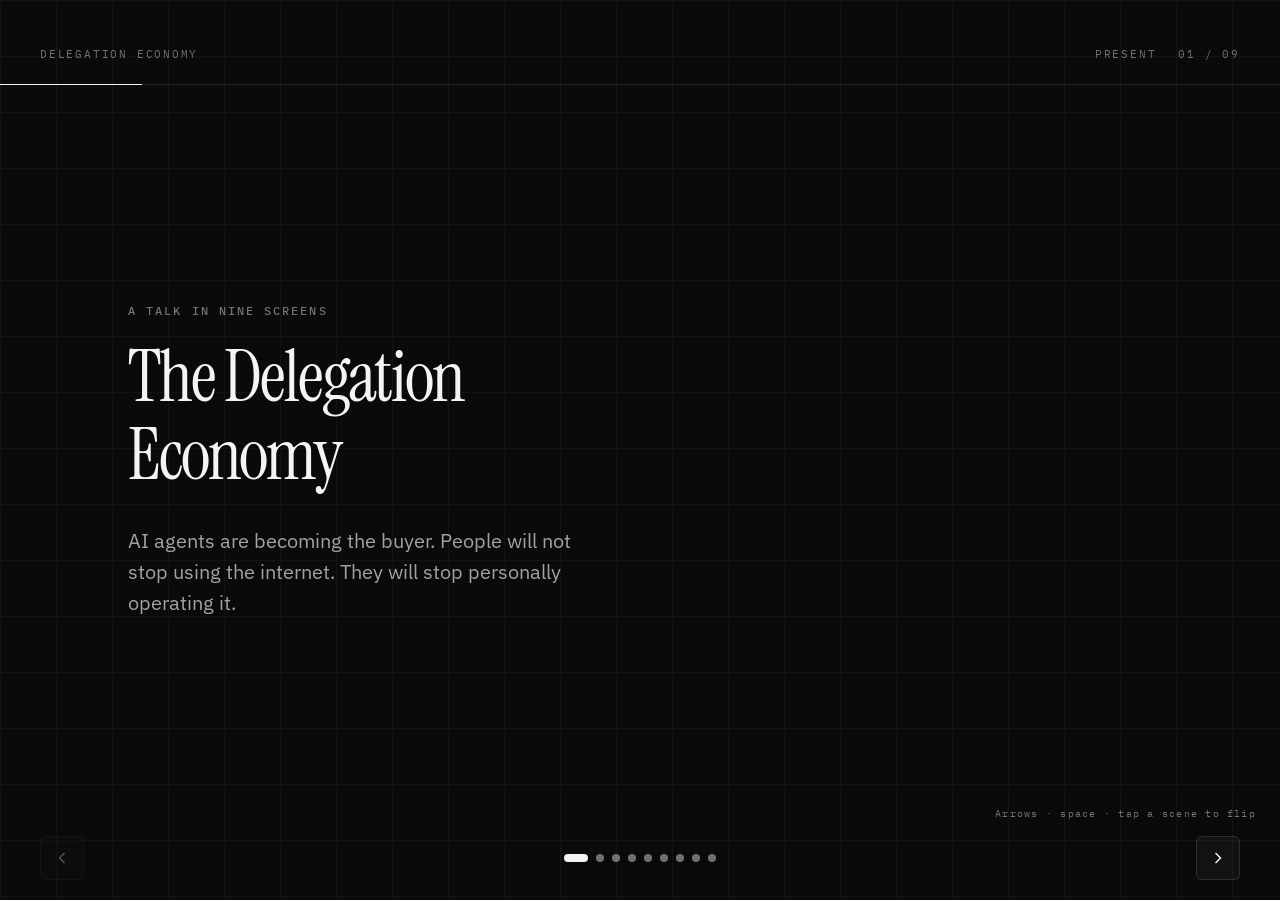
<file: index.html>
<!DOCTYPE html>
<html lang="en">
<head>
<meta charset="utf-8">
<meta name="viewport" content="width=device-width, initial-scale=1">
<title>The Delegation Economy</title>
<meta name="description" content="AI agents are becoming the buyer. A talk on what to change before your customer is a machine.">
<meta property="og:title" content="The Delegation Economy">
<meta property="og:description" content="AI agents are becoming the buyer.">
<meta property="og:type" content="website">
<meta property="og:url" content="https://www.delegationeconomy.fyi">
<meta property="og:image" content="https://www.delegationeconomy.fyi/public/og.jpg">
<meta name="twitter:card" content="summary_large_image">
<link rel="canonical" href="https://www.delegationeconomy.fyi">
<link rel="icon" type="image/svg+xml" href="public/favicon.svg">
<link rel="preconnect" href="https://fonts.googleapis.com">
<link rel="preconnect" href="https://fonts.gstatic.com" crossorigin>
<link href="https://fonts.googleapis.com/css2?family=IBM+Plex+Mono:wght@400;500&family=IBM+Plex+Sans:wght@400;500;600&family=Instrument+Serif:ital@0;1&display=swap" rel="stylesheet">
<link rel="stylesheet" href="deck.css">
</head>
<body>
<main class="deck" id="deck">
  <div class="grid" aria-hidden="true"></div>
  <header class="top">
    <a class="brand" href="/">Delegation Economy</a>
    <div class="top-right">
      <button type="button" class="present" id="present">Present</button>
      <span class="count" id="count">01 / 09</span>
    </div>
  </header>
  <div class="bar"><span id="progress"></span></div>

  <section class="stage">
    <div class="inner">
      <article class="slide on" data-kicker="A talk in nine screens">
        <h1>The Delegation Economy</h1>
        <p class="lede">AI agents are becoming the buyer. People will not stop using the internet. They will stop personally operating it.</p>
      </article>

      <article class="slide" data-kicker="One">
        <h2 class="mid">The click disappears.</h2>
        <p class="lede">Your funnel assumes a human is somewhere in the loop — browsing, comparing, hesitating, clicking. The new buyer never arrives at the page.</p>
      </article>

      <article class="slide" data-kicker="Two">
        <h2 class="mid">Lazy loyalty disappears.</h2>
        <p class="lede">Nine steps to cancel, and most people give up at four. An agent gets to step nine before you finish breakfast.</p>
      </article>

      <article class="slide" data-kicker="Three">
        <h2 class="mid">Manipulation becomes evidence.</h2>
        <p class="lede">Fake urgency works on people who are tired. An agent is not tired, and it remembers what your countdown clock said yesterday.</p>
      </article>

      <article class="slide" data-kicker="Press them yourself">
        <h2 class="mid">Three switches from the talk.</h2>
        <p class="lede">Each has two states — the world you sell into today, and the world after the customer delegates. Tap the scene to flip. Space moves on.</p>
      </article>

      <article class="slide" data-kicker="Switch 01">
        <div class="aid" data-aid="tabs">
          <div class="aid-bar">
            <span class="pill">Today</span>
            <span class="aid-note">Ninety minutes, twelve tabs</span>
          </div>
          <h2 class="aid-title">Planning a holiday, today.</h2>
          <div class="scene tabs-scene">
            <div class="tabs-pile">
              <span>Flights — 6 stops, 19 hrs</span>
              <span>Hotels near the beach (page 7 of 40)</span>
              <span>Is this hotel a scam? — forum</span>
              <span>promo code 2032 reddit</span>
              <span>Cheapest week to fly?</span>
              <span>Reviews: “rooms smell fine now”</span>
              <span>Baggage fees explained</span>
              <span>Travel insurance — 41 options</span>
              <span>Same hotel, different site, $60 less</span>
              <span>Weather in October</span>
              <span>Do I need a visa?</span>
              <span class="hot">Notes: ask spouse (again)</span>
            </div>
            <div class="tabs-next">
              <p class="cmd"><span>›</span> Seven days, under $3,000. No overnight flights. Good food. Quiet hotel. Skip anyone with terrible service. Use my points. Book it.</p>
              <div class="stamp">Booked</div>
            </div>
          </div>
          <p class="verdict">Twelve tabs. Ninety minutes. You stay home.</p>
          <button type="button" class="flip">Delegate it instead</button>
        </div>
      </article>

      <article class="slide" data-kicker="Switch 02">
        <div class="aid" data-aid="ledger">
          <div class="aid-bar">
            <span class="pill">Today</span>
            <span class="aid-note">Still paying because cancelling is annoying</span>
          </div>
          <h2 class="aid-title">What lazy loyalty costs you every month.</h2>
          <div class="scene">
            <div class="ledger">
              <div class="row waste"><span>Streaming A</span><span>$15.99</span></div>
              <div class="row keep"><span>Streaming B</span><span>$12.99</span></div>
              <div class="row waste"><span>Cloud storage (extra)</span><span>$9.99</span></div>
              <div class="row keep"><span>Productivity suite</span><span>$14.99</span></div>
              <div class="row waste"><span>News + magazines</span><span>$8.00</span></div>
              <div class="row waste"><span>Fitness app (unused)</span><span>$12.99</span></div>
              <div class="row keep"><span>Music</span><span>$10.99</span></div>
              <div class="row waste"><span>VPN (duplicate)</span><span>$7.99</span></div>
              <div class="row waste"><span>Photo storage</span><span>$2.99</span></div>
              <div class="row total"><span>Monthly total</span><span>$96.92</span></div>
            </div>
          </div>
          <p class="verdict">You are still paying for things you stopped using.</p>
          <button type="button" class="flip">Show the agent cleanup</button>
        </div>
      </article>

      <article class="slide" data-kicker="Switch 03">
        <div class="aid" data-aid="clock">
          <div class="aid-bar">
            <span class="pill">Today</span>
            <span class="aid-note">The clock is running. Act now.</span>
          </div>
          <h2 class="aid-title">The offer ends in a few hours.</h2>
          <div class="scene">
            <div class="offer">
              <div class="offer-kicker">Limited time only</div>
              <div class="offer-name">Summer Flash Sale</div>
              <div class="offer-price">$89</div>
              <div class="offer-was">was $149</div>
              <div class="clock" id="clock">
                <div><b id="ch">04</b><i>hrs</i></div>
                <div><b id="cm">12</b><i>min</i></div>
                <div><b id="cs">37</b><i>sec</i></div>
              </div>
              <div class="offer-cta">Claim before it expires</div>
            </div>
            <div class="agent-log">
              <div class="log-head">Agent · urgency integrity check</div>
              <p class="dim">// observed same product across sessions</p>
              <p>Today  countdown: <span id="nowclock">04:12:37</span></p>
              <p>Yesterday  04:12:37</p>
              <p>7 days ago  04:12:37</p>
              <p>11 months  04:12:37</p>
              <p class="flag">Flag: permanent artificial urgency</p>
              <p class="flag">“was $149” has been the strikethrough for 11 months</p>
              <p>Action: excluded from shortlist</p>
            </div>
          </div>
          <p class="verdict">Fake urgency works on people who are tired.</p>
          <button type="button" class="flip">Show what the agent sees</button>
        </div>
      </article>

      <article class="slide" data-kicker="The brief">
        <h2 class="display">One page on what to change before your buyer is a machine.</h2>
        <p class="lede">Pricing, policies, structured data, and the cancellation path you’ve been quietly relying on.</p>
        <form class="capture" id="signupForm" novalidate>
          <label for="email">Where should I send it?</label>
          <div class="row">
            <input type="email" id="email" name="email" placeholder="you@company.com" required autocomplete="email" inputmode="email" autocapitalize="off" spellcheck="false">
            <button type="submit" class="go">Send me the brief</button>
          </div>
          <div class="note">One email. No cadence. Unsubscribe in one click.</div>
          <div class="status" id="formStatus" role="status" aria-live="polite"></div>
        </form>
        <p class="present-only lede">delegationeconomy.fyi — leave this up after the talk.</p>
        <p class="extra hide-present"><button type="button" class="more" id="more">Four more switches</button></p>
        <p class="extra">Want this talk: <a href="mailto:joey@delegationeconomy.fyi">joey@delegationeconomy.fyi</a></p>
      </article>

      <article class="slide" data-kicker="Extra 01" data-extra>
        <div class="aid" data-aid="cancel">
          <div class="aid-bar">
            <span class="pill">Today</span>
            <span class="aid-note">Nine steps. Most people quit at four.</span>
          </div>
          <h2 class="aid-title">Cancelling is designed to exhaust you.</h2>
          <div class="scene">
            <div class="before steps">
              <div class="step"><span>1</span> Log in to your account <i>2 min</i></div>
              <div class="step"><span>2</span> Find Settings → Billing <i>hunt</i></div>
              <div class="step"><span>3</span> Click “Manage subscription”</div>
              <div class="step"><span>4</span> Scroll past the upgrade offers <i>trap</i></div>
              <div class="step quit"><span>5</span> “Are you sure? Here’s 30% off” <i>quit point</i></div>
              <div class="step"><span>6</span> Select a cancellation reason <i>survey</i></div>
              <div class="step"><span>7</span> Confirm you understand the loss</div>
              <div class="step"><span>8</span> Wait for the email to arrive <i>hours</i></div>
              <div class="step"><span>9</span> Click the final confirm link <i>done?</i></div>
            </div>
            <div class="after">
              <div class="agent-log shown">
                <div class="log-head">Agent · subscription cancellation</div>
                <p class="dim">› Cancel my [Service] subscription effective today. Do not accept any retention offer.</p>
                <p class="dim">// 1.4 seconds later</p>
                <p>Cancelled. Confirmation ID: CX-48291. No further charges.</p>
              </div>
              <div class="stamp">Done in one instruction</div>
            </div>
          </div>
          <p class="verdict">Entire industries are protected by customer exhaustion.</p>
          <button type="button" class="flip">Show the agent version</button>
        </div>
      </article>

      <article class="slide" data-kicker="Extra 02" data-extra>
        <div class="aid" data-aid="compare">
          <div class="aid-bar">
            <span class="pill">Today</span>
            <span class="aid-note">Three options still feel open</span>
          </div>
          <h2 class="aid-title">You are still being compared.</h2>
          <div class="scene">
            <div class="before compare">
              <div class="card"><h3>Brand A</h3><p class="price">$94</p><p>Ships in 3 days</p></div>
              <div class="card"><h3>Brand B</h3><p class="price">$89</p><p>Ships in 2 days</p></div>
              <div class="card"><h3>Brand C</h3><p class="price">$97</p><p>Ships tomorrow</p></div>
            </div>
            <div class="after">
              <div class="agent-log shown">
                <div class="log-head">Agent comparison · 1.4s</div>
                <p>Brand A · rejected<span class="dim">reason: no machine-readable cancel path</span></p>
                <p>Brand C · rejected<span class="dim">reason: “was $149” for 11 months</span></p>
                <p>Brand B · selected<span class="dim">booked · confirmation sent</span></p>
              </div>
            </div>
          </div>
          <p class="verdict">The shortlist still feels open to you.</p>
          <button type="button" class="flip">Show what the agent already did</button>
        </div>
      </article>

      <article class="slide" data-kicker="Extra 03" data-extra>
        <div class="aid" data-aid="homepage">
          <div class="aid-bar">
            <span class="pill">Today</span>
            <span class="aid-note">Your homepage is the product</span>
          </div>
          <h2 class="aid-title">The customer arrives at your homepage.</h2>
          <div class="scene">
            <div class="before browser">
              <div class="chrome"><i></i><i></i><i></i><span>yourbrand.com</span></div>
              <div class="hero">Your Brand · Summer</div>
              <div class="tiles">
                <div><b>Hero copy</b>Free shipping over $75</div>
                <div><b>Social proof</b>4.8 · 12,400 reviews</div>
              </div>
            </div>
            <div class="after">
              <div class="agent-log shown">
                <div class="log-head">GET /v1/products/sku-48291</div>
<pre>{
  "price": 89.00,
  "in_stock": true,
  "ships_in_days": 2,
  "return_window_days": 30,
  "cancel_path": "/api/cancel"
}</pre>
              </div>
            </div>
          </div>
          <p class="verdict">You spent the budget on the page the human sees.</p>
          <button type="button" class="flip">Show the agent view</button>
        </div>
      </article>

      <article class="slide" data-kicker="Extra 04" data-extra>
        <div class="aid" data-aid="brand">
          <div class="aid-bar">
            <span class="pill">Today</span>
            <span class="aid-note">Brand is why they choose you</span>
          </div>
          <h2 class="aid-title">Your brand is the reason they buy.</h2>
          <div class="scene">
            <div class="before brand-card">
              <div class="mark">NORTH & CO.</div>
              <div class="story">
                <b>Our story</b>
                <p>We exist to make everyday choices feel intentional again.</p>
                <p class="dim">Founded in 2014. Small batches. Trusted by 40,000 customers who care about the details.</p>
              </div>
            </div>
            <div class="after">
              <div class="agent-log shown">
                <div class="log-head">Agent · readable fields only</div>
                <p>price: 89.00</p>
                <p>in_stock: true</p>
                <p>ships_in_days: 3</p>
                <p>return_window: 30</p>
                <p>cancel_path: null <span class="dim">← missing</span></p>
                <p class="dim">// brand, mission, awards<br>// → not present<br>// → ignored</p>
              </div>
            </div>
          </div>
          <p class="verdict">You spent years building a brand people feel.</p>
          <button type="button" class="flip">Show what the agent can read</button>
        </div>
      </article>
    </div>
  </section>

  <footer class="nav">
    <button type="button" class="nav-btn" id="prev" aria-label="Previous slide">
      <svg width="20" height="20" viewBox="0 0 24 24" fill="none" stroke="currentColor" stroke-width="1.75"><path d="M15 18l-6-6 6-6"/></svg>
    </button>
    <div class="dots" id="dots" role="tablist" aria-label="Slides"></div>
    <button type="button" class="nav-btn" id="next" aria-label="Next slide">
      <svg width="20" height="20" viewBox="0 0 24 24" fill="none" stroke="currentColor" stroke-width="1.75"><path d="M9 18l6-6-6-6"/></svg>
    </button>
  </footer>
  <p class="hint" id="hint">Arrows · space · tap a scene to flip</p>
</main>
<div class="blackout" id="blackout" hidden><span>press any key</span></div>
<script src="deck.js"></script>
</body>
</html>
</file>
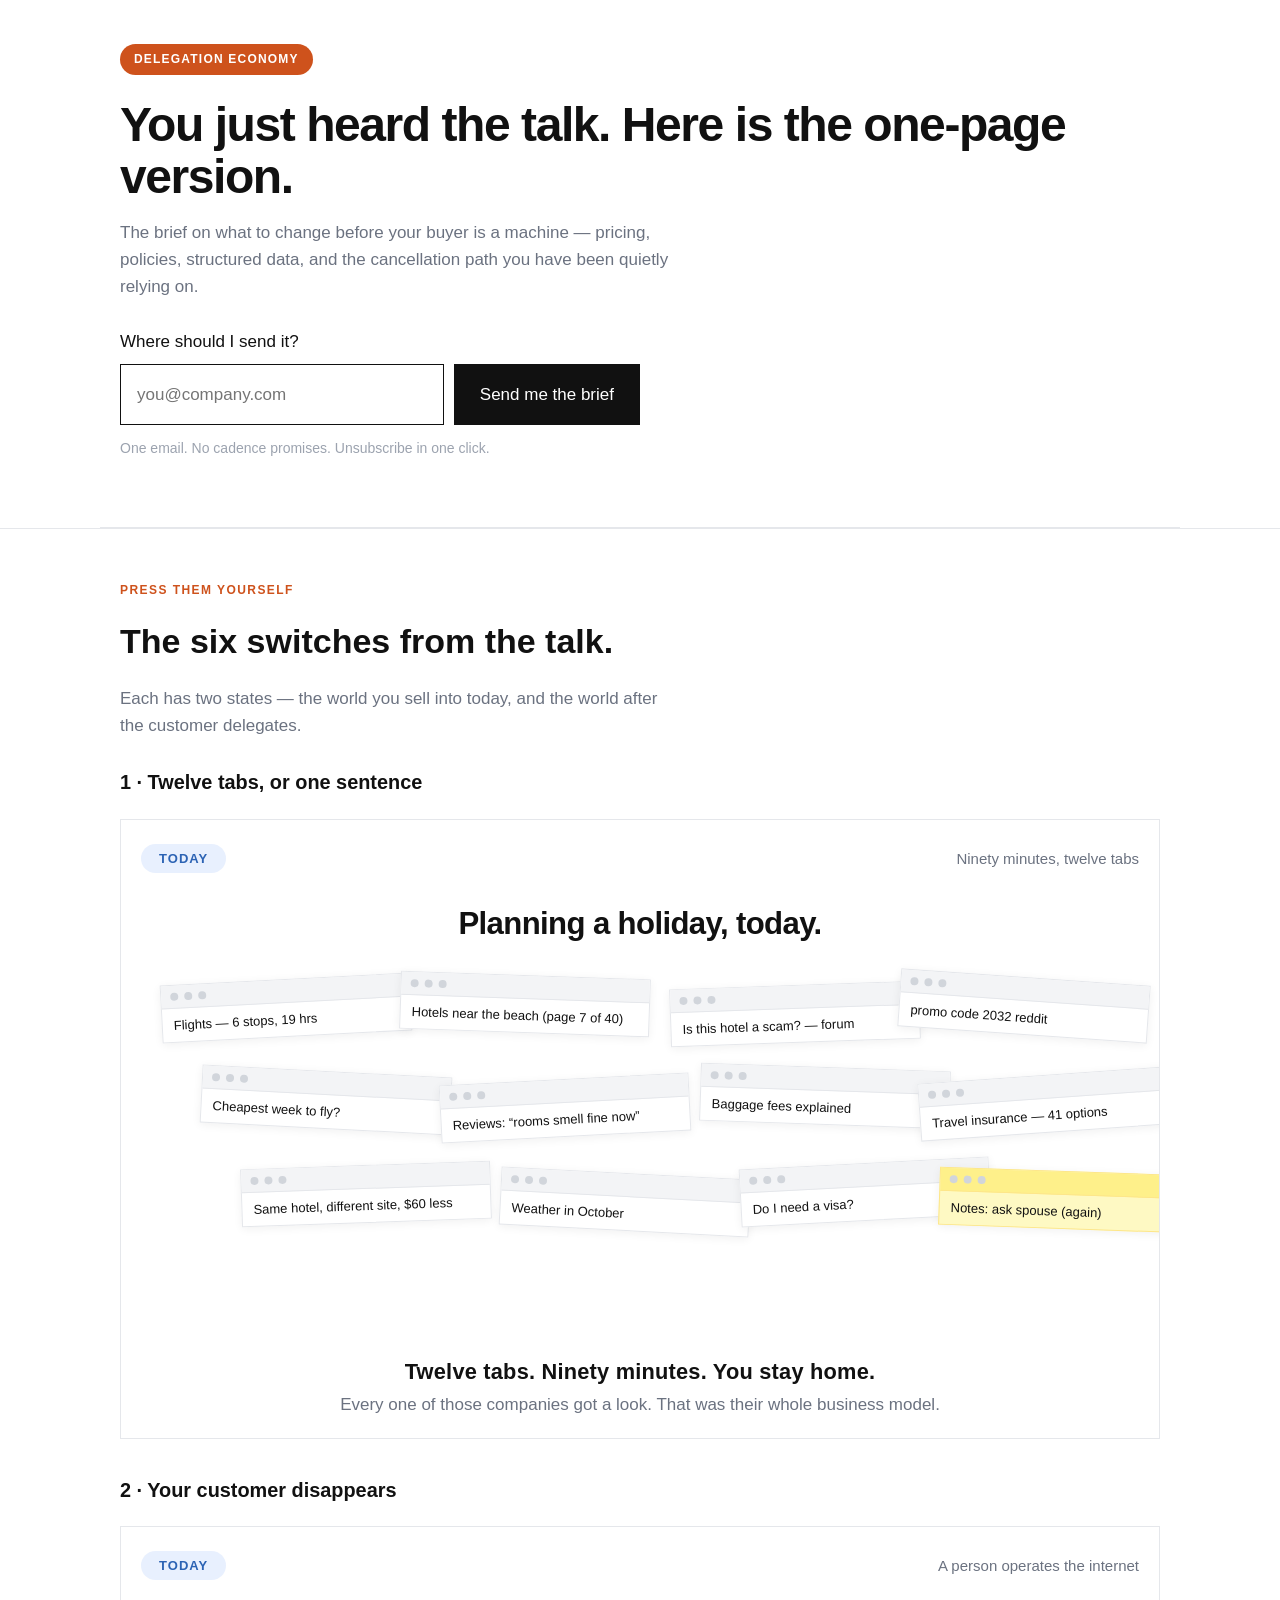
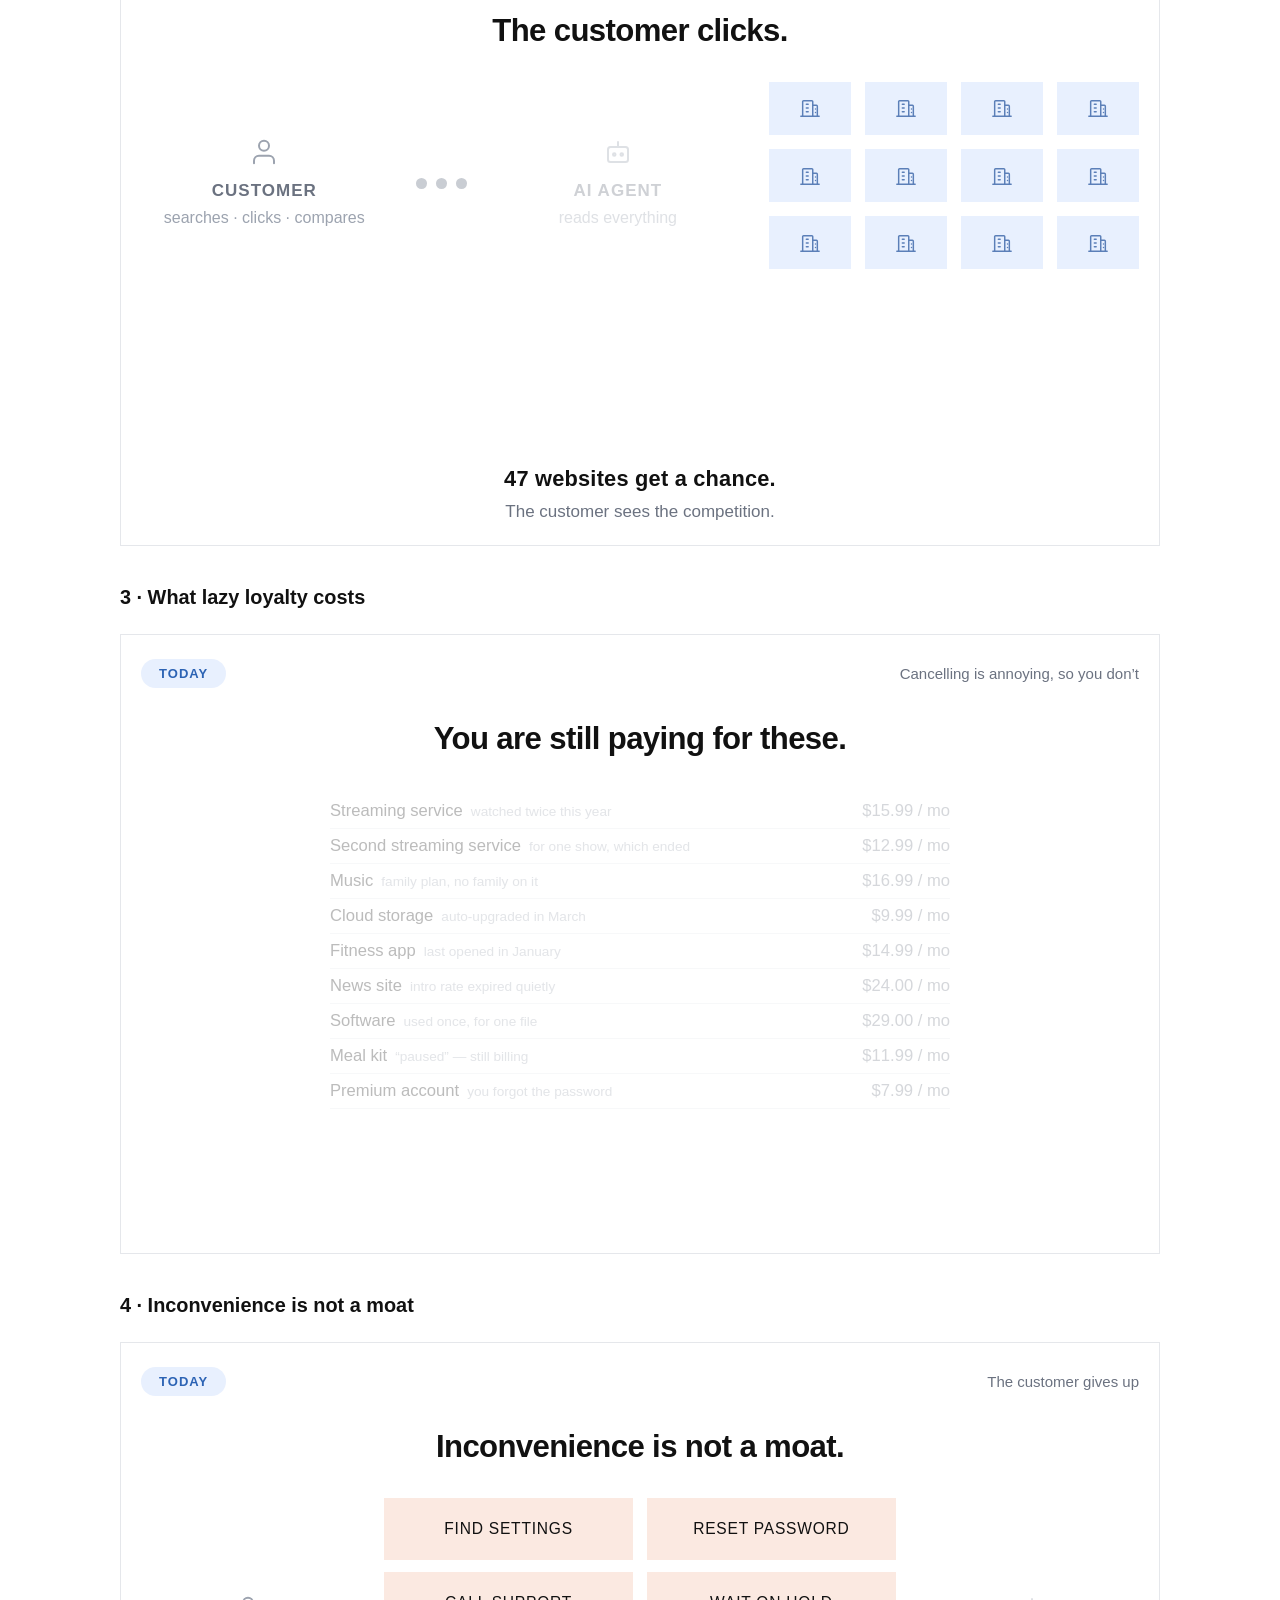
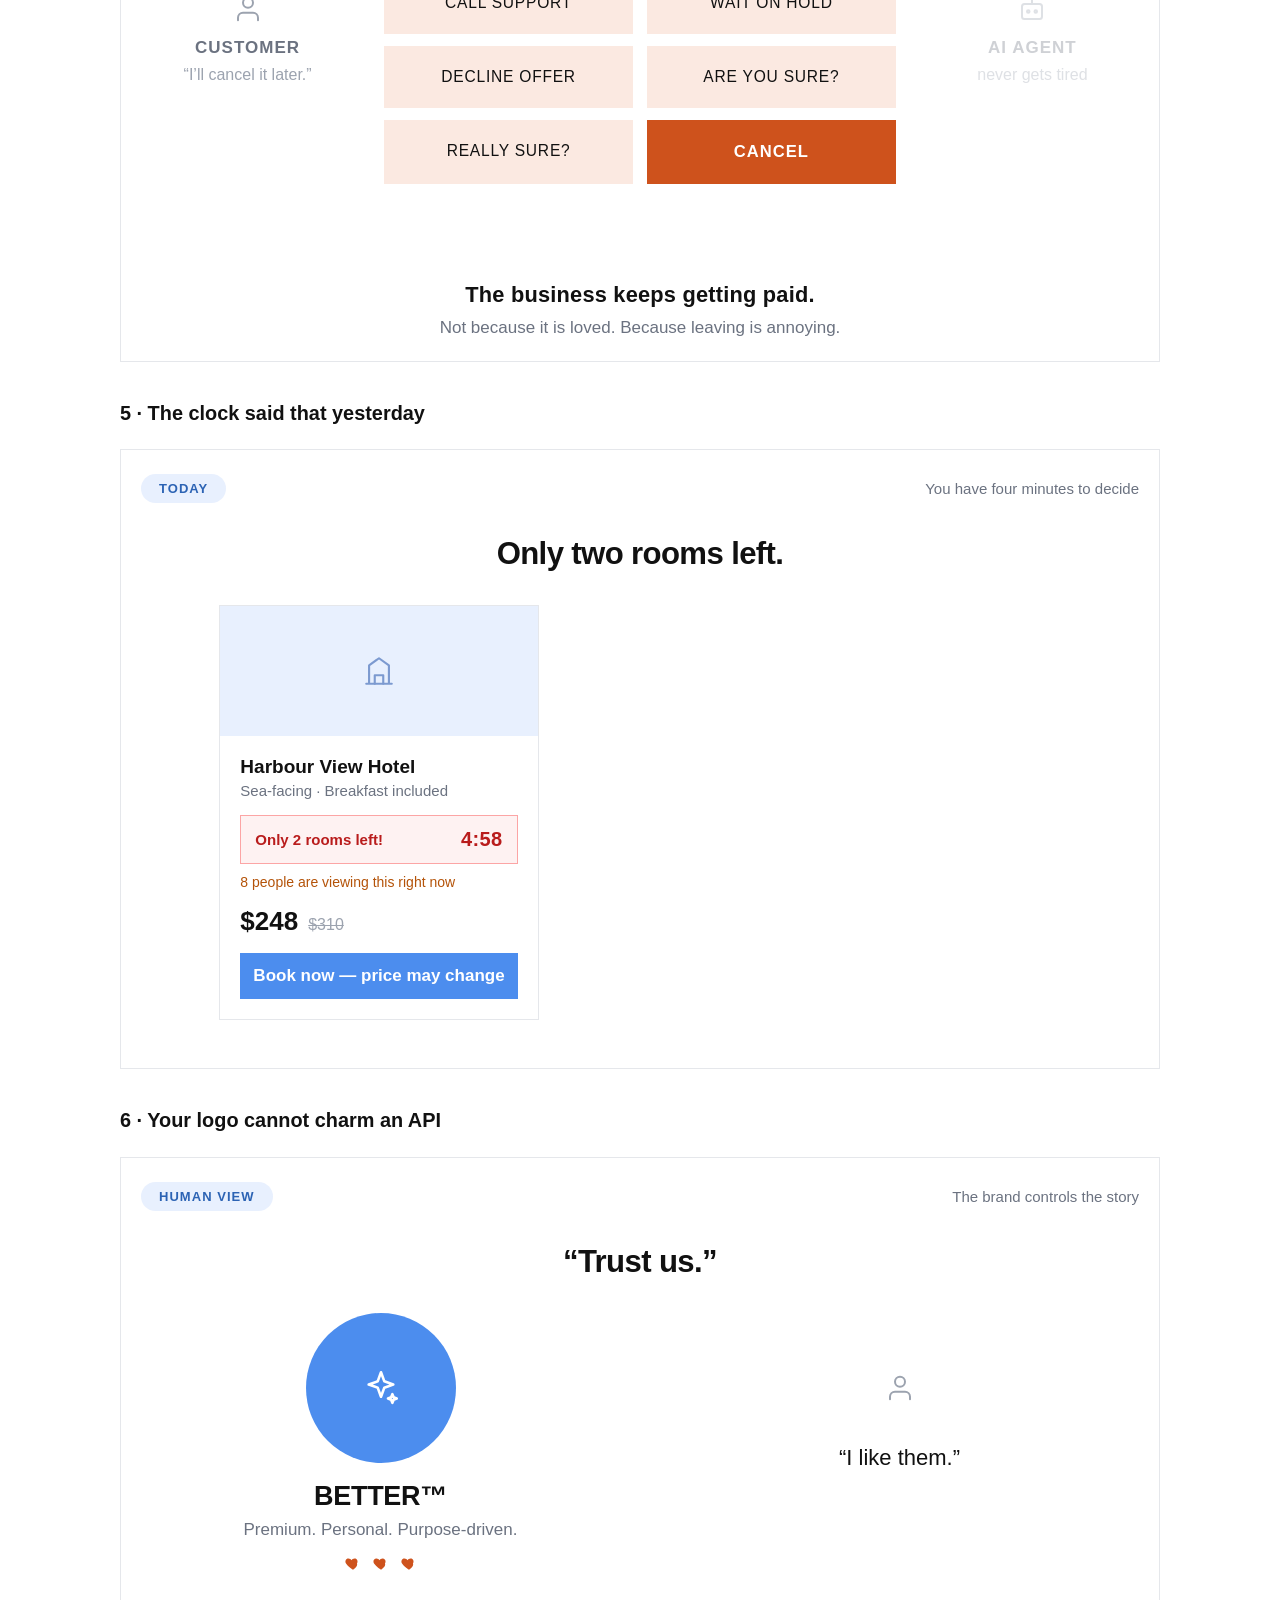
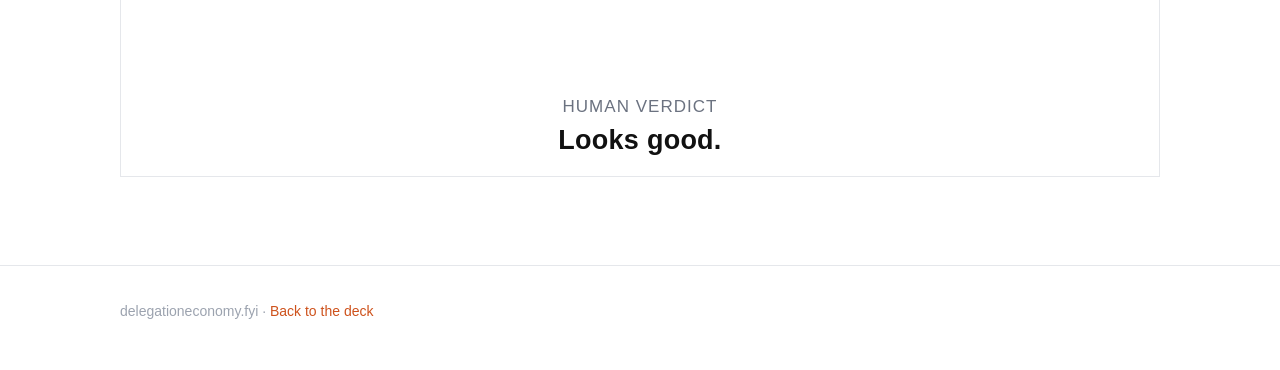
<file: brief.html>
<!DOCTYPE html>
<html lang="en">
<head>
<meta charset="utf-8">
<meta name="viewport" content="width=device-width, initial-scale=1">
<title>The brief — The Delegation Economy</title>
<meta name="description" content="The six switches from the talk, and the brief on what to change before your buyer is a machine.">
<link rel="canonical" href="https://delegationeconomy.fyi/brief">
<style>
:root { --ink:#111; --muted:#6B7280; --faint:#9CA3AF; --orange:#CE521C; --line:#E5E7EB; --wrap:1080px; }
* { box-sizing:border-box; }
body { margin:0; background:#fff; color:var(--ink); font-family:Inter,-apple-system,BlinkMacSystemFont,Arial,sans-serif; font-size:17px; line-height:1.6; }
.wrap { max-width:var(--wrap); margin:0 auto; padding:0 20px; }
a { color:var(--orange); text-decoration:none; }
a:hover { text-decoration:underline; }
.ask { padding:44px 20px 30px; border-bottom:1px solid var(--line); }
.brandmark { display:inline-block; font-size:12px; font-weight:600; letter-spacing:.1em; text-transform:uppercase; color:#fff; background:var(--orange); padding:6px 14px; border-radius:999px; margin-bottom:24px; }
.brandmark:hover { text-decoration:none; }
h1 { margin:0 0 16px; font-size:clamp(28px,6vw,48px); line-height:1.08; letter-spacing:-.03em; }
.lede { margin:0 0 28px; max-width:560px; color:var(--muted); }
form.capture { max-width:520px; }
.field-row { display:flex; gap:10px; flex-wrap:wrap; }
input[type=email] { flex:1 1 100%; padding:16px; font:inherit; border:1.5px solid var(--ink); min-height:54px; }
button.go { flex:1 1 100%; padding:16px 26px; min-height:54px; border:0; background:#111; color:#fff; font:inherit; font-weight:500; cursor:pointer; }
@media (min-width:620px) { input[type=email] { flex:1 1 260px; } button.go { flex:0 0 auto; } }
.form-note { margin-top:12px; font-size:14px; color:var(--faint); }
.form-status { margin-top:14px; min-height:1.4em; }
.form-status.ok { color:#15803D; font-weight:500; }
.form-status.warn { color:var(--orange); }
section { padding:52px 0; border-top:1px solid var(--line); }
.eyebrow { font-size:12px; letter-spacing:.12em; text-transform:uppercase; color:var(--orange); font-weight:600; margin-bottom:14px; }
h2 { margin:0 0 16px; font-size:clamp(22px,5vw,34px); }
ol.switches { margin:0; padding-left:22px; max-width:720px; }
ol.switches li { margin-bottom:12px; }
iframe.demo-frame { width:100%; border:1px solid var(--line); height:620px; display:block; margin:12px 0 36px; }
footer { border-top:1px solid var(--line); padding:34px 0 48px; color:var(--faint); font-size:14px; }
</style>
</head>
<body>
<div class="wrap ask">
  <a href="./" class="brandmark">Delegation Economy</a>
  <h1>You just heard the talk. Here is the one-page version.</h1>
  <p class="lede">The brief on what to change before your buyer is a machine — pricing, policies, structured data, and the cancellation path you have been quietly relying on.</p>
  <form class="capture" id="signupForm" novalidate>
    <label for="email" style="display:block;font-weight:500;margin-bottom:8px">Where should I send it?</label>
    <div class="field-row">
      <input type="email" id="email" name="email" placeholder="you@company.com" required autocomplete="email" inputmode="email">
      <button type="submit" class="go">Send me the brief</button>
    </div>
    <div class="form-note">One email. No cadence promises. Unsubscribe in one click.</div>
    <div class="form-status" id="formStatus" role="status" aria-live="polite"></div>
  </form>
</div>
<section>
  <div class="wrap">
    <div class="eyebrow">Press them yourself</div>
    <h2>The six switches from the talk.</h2>
    <p class="lede">Each has two states — the world you sell into today, and the world after the customer delegates.</p>
    <h3>1 · Twelve tabs, or one sentence</h3>
    <iframe class="demo-frame" src="demos/twelve-tabs.html?embed=1" title="Twelve tabs, or one sentence" loading="lazy"></iframe>
    <h3>2 · Your customer disappears</h3>
    <iframe class="demo-frame" src="demos/customer-disappears.html?embed=1" title="The customer disappears" loading="lazy"></iframe>
    <h3>3 · What lazy loyalty costs</h3>
    <iframe class="demo-frame" src="demos/the-subscription-bill.html?embed=1" title="What lazy loyalty costs" loading="lazy"></iframe>
    <h3>4 · Inconvenience is not a moat</h3>
    <iframe class="demo-frame" src="demos/customer-exhaustion.html?embed=1" title="Inconvenience is not a moat" loading="lazy"></iframe>
    <h3>5 · The clock said that yesterday</h3>
    <iframe class="demo-frame" src="demos/the-clock-lied.html?embed=1" title="The clock said that yesterday" loading="lazy"></iframe>
    <h3>6 · Your logo cannot charm an API</h3>
    <iframe class="demo-frame" src="demos/logo-cannot-charm-api.html?embed=1" title="Your logo cannot charm an API" loading="lazy"></iframe>
  </div>
</section>
<footer><div class="wrap">delegationeconomy.fyi · <a href="./">Back to the deck</a></div></footer>
<script>
(function () {
  var FORM_ENDPOINT = 'https://formspree.io/f/mgawddar';
  var FALLBACK = 'joey@delegationeconomy.fyi';
  var form = document.getElementById('signupForm');
  var input = document.getElementById('email');
  var status = document.getElementById('formStatus');
  var button = form.querySelector('button.go');
  function say(msg, kind) { status.innerHTML = msg; status.className = 'form-status ' + (kind || ''); }
  form.addEventListener('submit', function (e) {
    e.preventDefault();
    var value = input.value.trim();
    if (!value || value.indexOf('@') < 1 || value.lastIndexOf('.') < value.indexOf('@')) {
      say('That address doesn’t look right — check it and try again.', 'warn');
      input.focus(); return;
    }
    button.disabled = true; say('Sending…');
    fetch(FORM_ENDPOINT, { method:'POST', headers:{'Content-Type':'application/json','Accept':'application/json'}, body: JSON.stringify({ email: value }) })
      .then(function (r) { if (!r.ok) throw new Error('HTTP ' + r.status); form.reset(); say('Got it. The brief is on its way.', 'ok'); })
      .catch(function () { say('That didn’t go through. Email <a href="mailto:' + FALLBACK + '">' + FALLBACK + '</a>.', 'warn'); })
      .then(function () { button.disabled = false; });
  });
})();
</script>
</body>
</html>
</file>
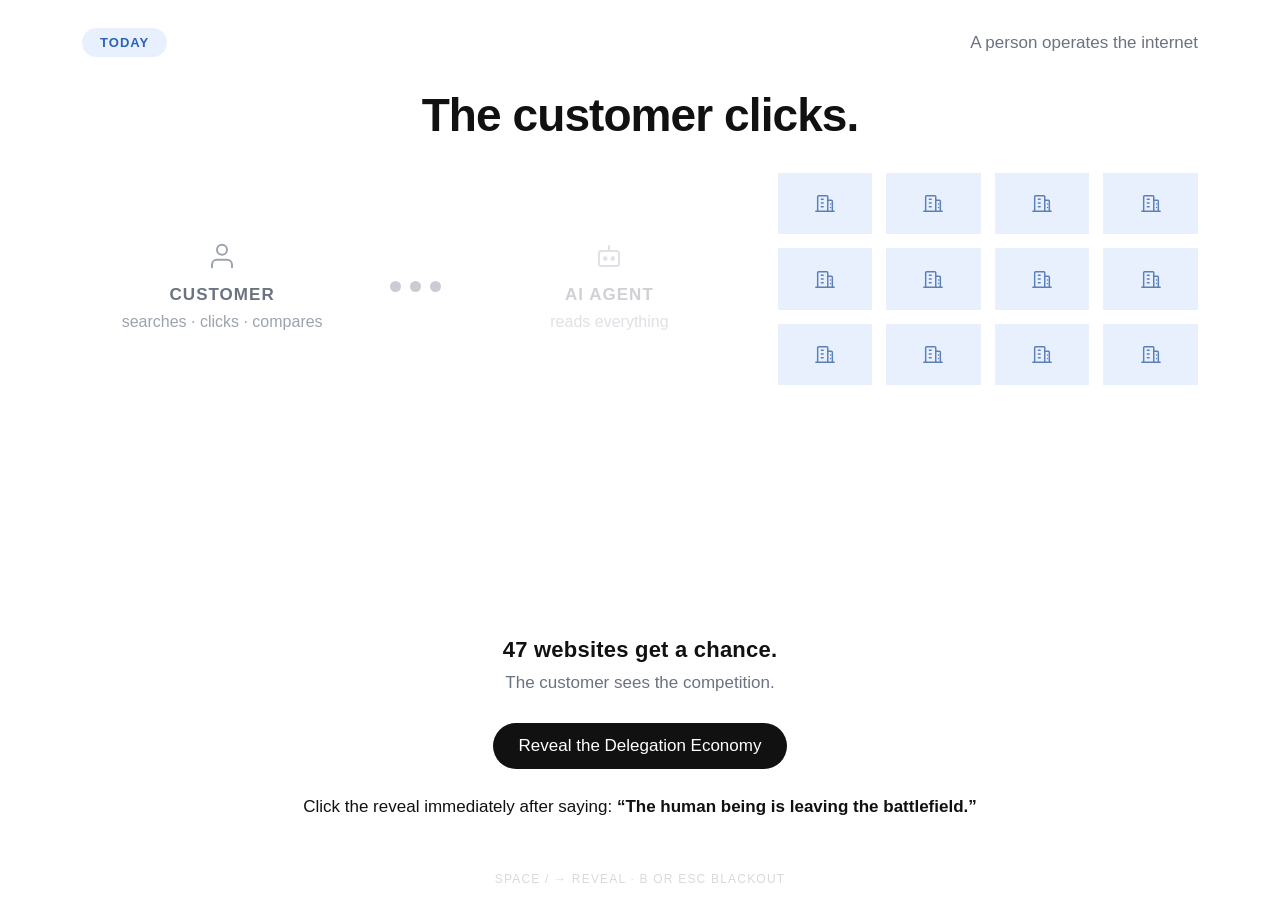
<file: demos/customer-disappears.html>
<!DOCTYPE html>
<html lang="en">
<head>
<meta charset="utf-8">
<meta name="viewport" content="width=device-width, initial-scale=1">
<title>The customer disappears — Delegation Economy</title>
<link rel="stylesheet" href="_shared.css">
<style>
  .grid-scene {
    display: grid;
    grid-template-columns: 1fr auto 1fr 1.5fr;
    align-items: center;
    gap: 28px;
  }
  .tiles {
    display: grid;
    grid-template-columns: repeat(4, 1fr);
    gap: 14px;
  }
  .tile {
    aspect-ratio: 4 / 2.6;
    background: var(--blue-soft);
    display: flex;
    align-items: center;
    justify-content: center;
    color: #5B7FB8;
    transition: opacity 340ms ease, background 340ms ease, color 340ms ease;
  }
  .tile.is-dim { opacity: 0.28; }
  .tile.is-chosen {
    grid-column: 3 / span 2;
    background: var(--blue);
    color: #fff;
    opacity: 1;
    flex-direction: column;
    gap: 8px;
    aspect-ratio: auto;
    padding: 26px 0;
    font-size: 17px;
    font-weight: 600;
    letter-spacing: 0.06em;
  }
  .chosen-row { margin-top: 16px; display: grid; grid-template-columns: repeat(4, 1fr); gap: 14px; }
  @media (max-width: 820px) {
    .grid-scene { grid-template-columns: 1fr; gap: 34px; }
    .dots { transform: rotate(90deg); }
  }
</style>
</head>
<body>
<main class="stage">

  <div class="bar">
    <span class="pill is-blue" id="pill">Today</span>
    <span class="bar-note" id="barNote">A person operates the internet</span>
  </div>

  <h1 id="headline">The customer clicks.</h1>

  <div class="scene">
    <div class="grid-scene">

      <div class="actor" id="customer">
        <div class="icon" aria-hidden="true">
          <svg width="30" height="30" viewBox="0 0 24 24" fill="none" stroke="currentColor" stroke-width="1.6" stroke-linecap="round" stroke-linejoin="round">
            <path d="M20 21v-2a4 4 0 0 0-4-4H8a4 4 0 0 0-4 4v2"/><circle cx="12" cy="7" r="4"/>
          </svg>
        </div>
        <div class="name">Customer</div>
        <div class="sub" id="customerSub">searches · clicks · compares</div>
      </div>

      <div class="dots" aria-hidden="true"><i></i><i></i><i></i></div>

      <div class="actor is-dim" id="agent">
        <div class="icon" aria-hidden="true">
          <svg width="30" height="30" viewBox="0 0 24 24" fill="none" stroke="currentColor" stroke-width="1.6" stroke-linecap="round" stroke-linejoin="round">
            <rect x="4" y="8" width="16" height="12" rx="2"/><path d="M12 8V4"/><circle cx="9" cy="14" r="1"/><circle cx="15" cy="14" r="1"/>
          </svg>
        </div>
        <div class="name">AI Agent</div>
        <div class="sub">reads everything</div>
      </div>

      <div>
        <div class="tiles" id="tiles"></div>
        <div class="chosen-row" id="chosenRow"></div>
      </div>

    </div>
  </div>

  <div class="verdict" id="verdict">
    <div class="line1" id="v1">47 websites get a chance.</div>
    <div class="line2" id="v2">The customer sees the competition.</div>
  </div>

  <button class="reveal" id="btn">Reveal the Delegation Economy</button>

  <p class="cue">Click the reveal immediately after saying: <b>“The human being is leaving the battlefield.”</b></p>

</main>

<script src="_stage.js"></script>
<script>
(function () {
  if (new URLSearchParams(location.search).has('embed')) document.body.classList.add('embed');

  var TILE_COUNT = 12;
  var tiles = document.getElementById('tiles');
  var chosenRow = document.getElementById('chosenRow');

  var buildingSVG =
    '<svg width="22" height="22" viewBox="0 0 24 24" fill="none" stroke="currentColor" stroke-width="1.6" stroke-linecap="round" stroke-linejoin="round">' +
    '<path d="M4 21V5a1 1 0 0 1 1-1h9a1 1 0 0 1 1 1v16"/><path d="M15 9h4a1 1 0 0 1 1 1v11"/>' +
    '<path d="M8 8h2M8 12h2M8 16h2M18 13h.01M18 17h.01"/><path d="M2 21h20"/></svg>';

  for (var i = 0; i < TILE_COUNT; i++) {
    var t = document.createElement('div');
    t.className = 'tile';
    t.innerHTML = buildingSVG;
    tiles.appendChild(t);
  }

  var chosen = document.createElement('div');
  chosen.className = 'tile is-chosen';
  chosen.innerHTML = buildingSVG + '<span>Chosen</span>';
  chosen.style.display = 'none';
  chosenRow.appendChild(chosen);

  var state = 'today';

  var COPY = {
    today: {
      pill: 'Today', pillClass: 'pill is-blue',
      note: 'A person operates the internet',
      headline: 'The customer clicks.',
      customerSub: 'searches · clicks · compares',
      v1: '47 websites get a chance.',
      v2: 'The customer sees the competition.',
      btn: 'Reveal the Delegation Economy'
    },
    delegated: {
      pill: 'The Delegation Economy', pillClass: 'pill is-orange',
      note: 'The person delegates one outcome',
      headline: 'Your customer disappears.',
      customerSub: 'speaks once',
      v1: '47 companies compete. 46 never meet the customer.',
      v2: 'The sale happens. The customer journey vanishes.',
      btn: 'Show today again'
    }
  };

  var el = {
    pill: document.getElementById('pill'),
    note: document.getElementById('barNote'),
    headline: document.getElementById('headline'),
    customer: document.getElementById('customer'),
    customerSub: document.getElementById('customerSub'),
    agent: document.getElementById('agent'),
    v1: document.getElementById('v1'),
    v2: document.getElementById('v2'),
    btn: document.getElementById('btn')
  };

  function render() {
    var c = COPY[state];
    var delegated = state === 'delegated';

    el.pill.textContent = c.pill;
    el.pill.className = c.pillClass;
    el.note.textContent = c.note;
    el.headline.textContent = c.headline;
    el.customerSub.textContent = c.customerSub;
    el.v1.textContent = c.v1;
    el.v2.textContent = c.v2;
    el.btn.textContent = c.btn;

    el.customer.classList.toggle('is-dim', delegated);
    el.agent.classList.toggle('is-dim', !delegated);
    el.agent.classList.toggle('is-live', delegated);

    Array.prototype.forEach.call(tiles.children, function (t) {
      t.classList.toggle('is-dim', delegated);
    });
    chosen.style.display = delegated ? 'flex' : 'none';
  }

  el.btn.addEventListener('click', function () {
    state = state === 'today' ? 'delegated' : 'today';
    render();
  });

  // Space / arrow keys advance the reveal from the back of a room.
  document.addEventListener('keydown', function (e) {
    if (e.key === ' ' || e.key === 'ArrowRight' || e.key === 'ArrowLeft') {
      e.preventDefault();
      el.btn.click();
    }
  });

  render();
})();
</script>
</body>
</html>
</file>
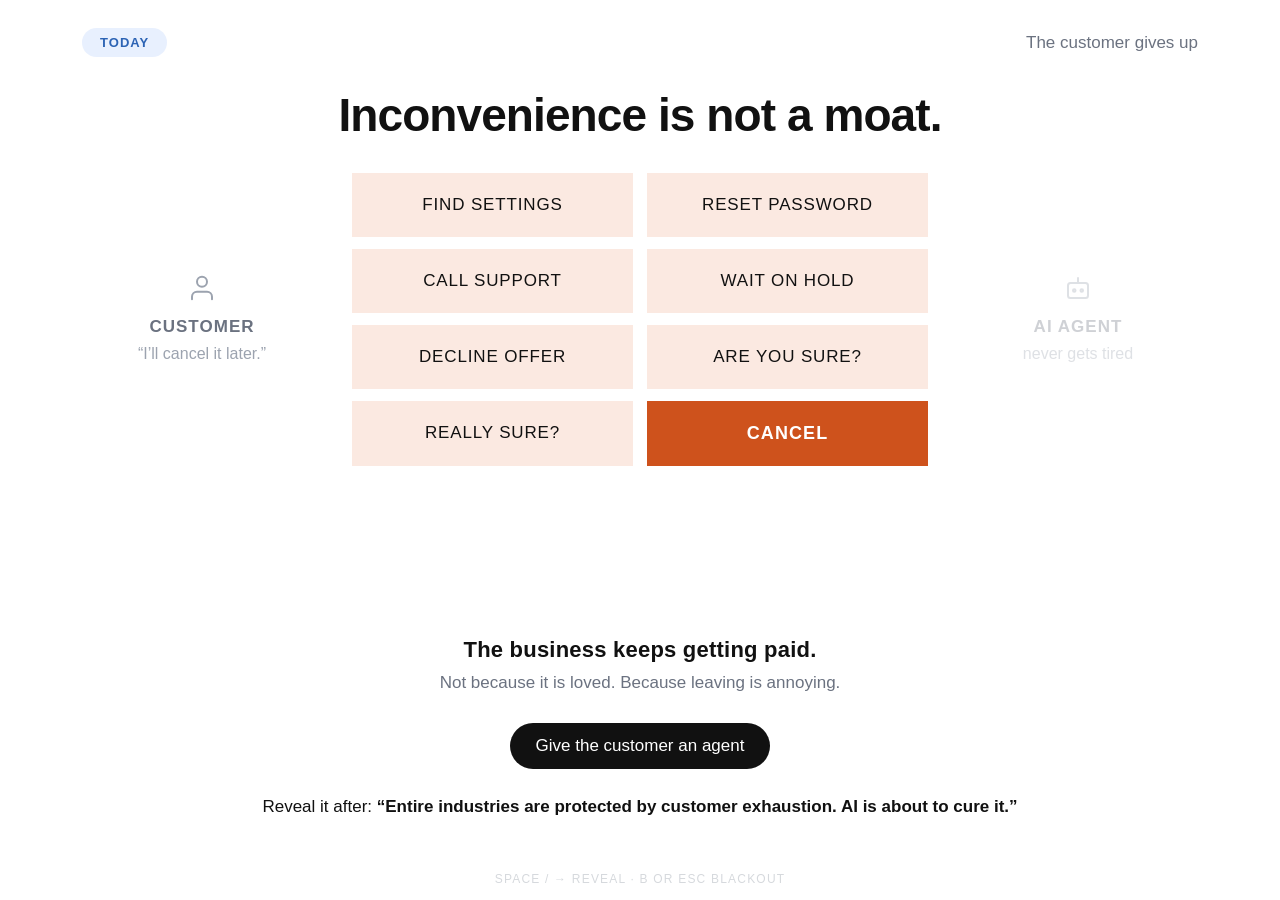
<file: demos/customer-exhaustion.html>
<!DOCTYPE html>
<html lang="en">
<head>
<meta charset="utf-8">
<meta name="viewport" content="width=device-width, initial-scale=1">
<title>Inconvenience is not a moat — Delegation Economy</title>
<link rel="stylesheet" href="_shared.css">
<style>
  .maze-scene {
    display: grid;
    grid-template-columns: 1fr 2.4fr 1fr;
    align-items: center;
    gap: 30px;
  }

  .maze {
    display: grid;
    grid-template-columns: 1fr 1fr;
    gap: 12px 14px;
    transition: opacity 340ms ease;
  }
  /* Dim the steps, never the parent — opacity on the parent would fade CANCEL too. */
  .maze.is-dim .step { opacity: 0.18; }

  .step {
    background: var(--orange-soft);
    color: var(--ink);
    padding: 22px 12px;
    text-align: center;
    font-size: clamp(13px, 1.5vw, 17px);
    font-weight: 500;
    letter-spacing: 0.05em;
    text-transform: uppercase;
    transition: opacity 340ms ease;
  }

  /* the CANCEL cell: the payoff of the whole slide */
  .cancel {
    background: var(--orange);
    color: #fff;
    padding: 22px 12px;
    text-align: center;
    font-weight: 600;
    letter-spacing: 0.06em;
    text-transform: uppercase;
    font-size: clamp(14px, 1.6vw, 18px);
    transition: all 340ms ease;
  }
  .cancel.is-big {
    grid-column: 1 / -1;
    padding: 30px 12px;
    font-size: clamp(17px, 2vw, 22px);
  }

  @media (max-width: 820px) {
    .maze-scene { grid-template-columns: 1fr; gap: 30px; }
  }
</style>
</head>
<body>
<main class="stage">

  <div class="bar">
    <span class="pill is-blue" id="pill">Today</span>
    <span class="bar-note" id="barNote">The customer gives up</span>
  </div>

  <h1 id="headline">Inconvenience is not a moat.</h1>

  <div class="scene">
    <div class="maze-scene">

      <div class="actor" id="customer">
        <div class="icon" aria-hidden="true">
          <svg width="30" height="30" viewBox="0 0 24 24" fill="none" stroke="currentColor" stroke-width="1.6" stroke-linecap="round" stroke-linejoin="round">
            <path d="M20 21v-2a4 4 0 0 0-4-4H8a4 4 0 0 0-4 4v2"/><circle cx="12" cy="7" r="4"/>
          </svg>
        </div>
        <div class="name">Customer</div>
        <div class="sub" id="customerSub">“I’ll cancel it later.”</div>
      </div>

      <div>
        <div class="maze" id="maze">
          <div class="step">Find settings</div>
          <div class="step">Reset password</div>
          <div class="step">Call support</div>
          <div class="step">Wait on hold</div>
          <div class="step">Decline offer</div>
          <div class="step">Are you sure?</div>
          <div class="step">Really sure?</div>
          <div class="cancel" id="cancel">Cancel</div>
        </div>
      </div>

      <div class="actor is-dim" id="agent">
        <div class="icon" aria-hidden="true">
          <svg width="30" height="30" viewBox="0 0 24 24" fill="none" stroke="currentColor" stroke-width="1.6" stroke-linecap="round" stroke-linejoin="round">
            <rect x="4" y="8" width="16" height="12" rx="2"/><path d="M12 8V4"/><circle cx="9" cy="14" r="1"/><circle cx="15" cy="14" r="1"/>
          </svg>
        </div>
        <div class="name">AI Agent</div>
        <div class="sub">never gets tired</div>
      </div>

    </div>
  </div>

  <div class="verdict" id="verdict">
    <div class="line1" id="v1">The business keeps getting paid.</div>
    <div class="line2" id="v2">Not because it is loved. Because leaving is annoying.</div>
  </div>

  <button class="reveal" id="btn">Give the customer an agent</button>

  <p class="cue">Reveal it after: <b>“Entire industries are protected by customer exhaustion. AI is about to cure it.”</b></p>

</main>

<script src="_stage.js"></script>
<script>
(function () {
  if (new URLSearchParams(location.search).has('embed')) document.body.classList.add('embed');

  var el = {
    pill: document.getElementById('pill'),
    note: document.getElementById('barNote'),
    headline: document.getElementById('headline'),
    customer: document.getElementById('customer'),
    customerSub: document.getElementById('customerSub'),
    agent: document.getElementById('agent'),
    maze: document.getElementById('maze'),
    cancel: document.getElementById('cancel'),
    verdict: document.getElementById('verdict'),
    v1: document.getElementById('v1'),
    v2: document.getElementById('v2'),
    btn: document.getElementById('btn')
  };

  var state = 'today';

  function render() {
    var cured = state === 'cured';

    el.pill.textContent = cured ? 'Delegation Economy' : 'Today';
    el.pill.className = cured ? 'pill is-orange' : 'pill is-blue';
    el.note.textContent = cured ? 'The agent never gets exhausted' : 'The customer gives up';
    el.headline.textContent = cured
      ? 'AI is about to cure customer laziness.'
      : 'Inconvenience is not a moat.';

    el.customerSub.textContent = cured ? '“Handle it.”' : '“I’ll cancel it later.”';
    el.customer.classList.toggle('is-dim', cured);
    el.agent.classList.toggle('is-dim', !cured);
    el.agent.classList.toggle('is-live', cured);

    el.maze.classList.toggle('is-dim', cured);
    el.cancel.classList.toggle('is-big', cured);
    // The cancel button stays at full strength while the maze fades behind it.
    el.cancel.style.opacity = '1';

    el.v1.textContent = cured ? 'Cancelled. Switched. Forgotten.' : 'The business keeps getting paid.';
    el.v2.textContent = cured
      ? 'If inconvenience protects your business, you do not have a moat. You have a countdown.'
      : 'Not because it is loved. Because leaving is annoying.';
    el.verdict.classList.toggle('is-orange', cured);

    el.btn.textContent = cured ? 'Show today again' : 'Give the customer an agent';
  }

  el.btn.addEventListener('click', function () {
    state = state === 'today' ? 'cured' : 'today';
    render();
  });

  document.addEventListener('keydown', function (e) {
    if (e.key === ' ' || e.key === 'ArrowRight' || e.key === 'ArrowLeft') {
      e.preventDefault();
      el.btn.click();
    }
  });

  render();
})();
</script>
</body>
</html>
</file>
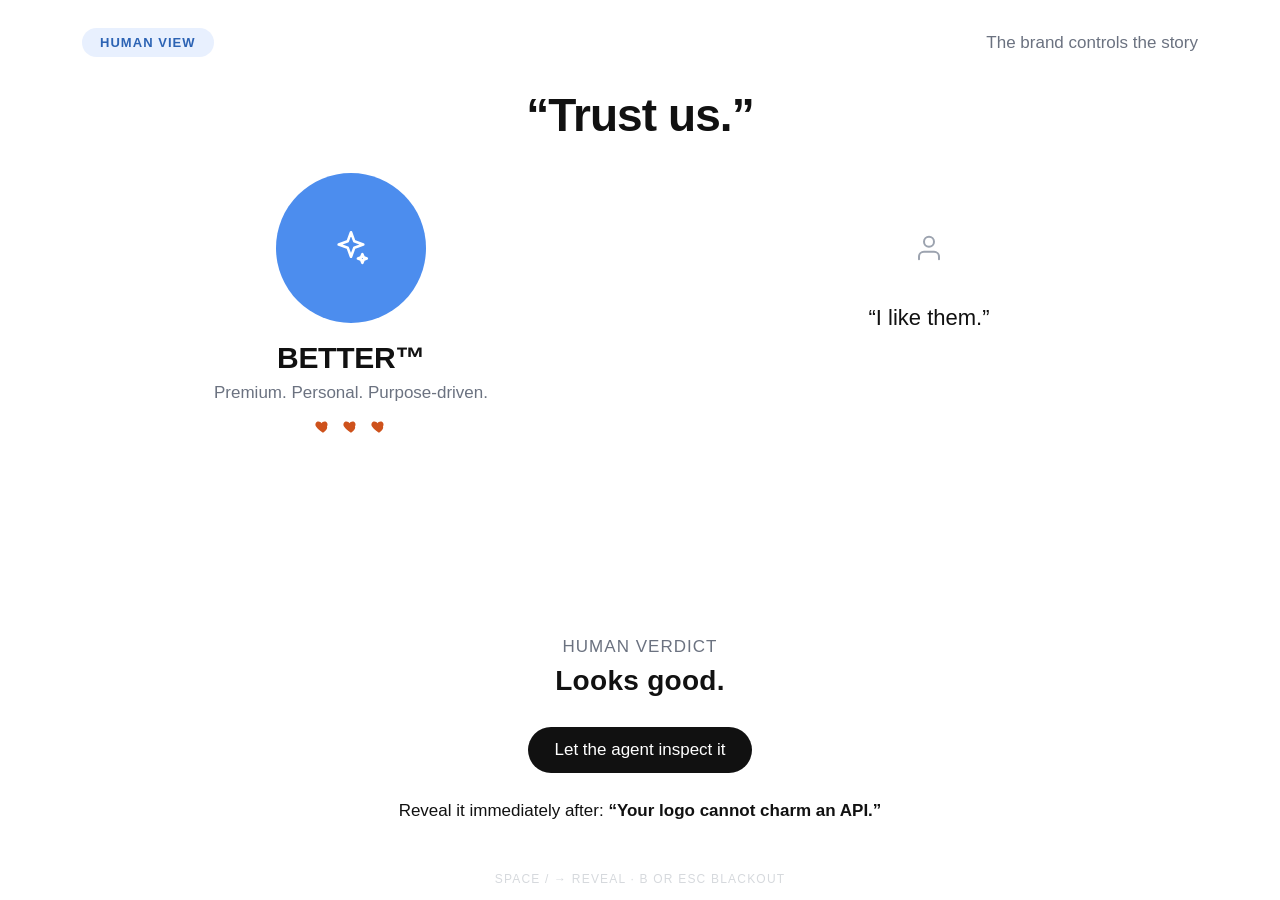
<file: demos/logo-cannot-charm-api.html>
<!DOCTYPE html>
<html lang="en">
<head>
<meta charset="utf-8">
<meta name="viewport" content="width=device-width, initial-scale=1">
<title>Your logo cannot charm an API — Delegation Economy</title>
<link rel="stylesheet" href="_shared.css">
<style>
  .split {
    display: grid;
    grid-template-columns: 1fr 1fr;
    align-items: start;
    gap: 40px;
  }

  .brand { text-align: center; transition: opacity 340ms ease; }
  .brand.is-dim { opacity: 0.25; }
  .brand .mark {
    width: 150px; height: 150px; margin: 0 auto;
    border-radius: 50%;
    background: var(--blue);
    display: flex; align-items: center; justify-content: center;
    color: #fff;
    transition: width 340ms ease, height 340ms ease;
  }
  .brand.is-dim .mark { width: 108px; height: 108px; }
  .brand .bname {
    margin-top: 18px;
    font-size: clamp(22px, 2.6vw, 30px);
    font-weight: 600;
    letter-spacing: -0.01em;
  }
  .brand .tagline { margin-top: 8px; font-size: 17px; color: var(--muted); }
  .hearts { margin-top: 14px; display: flex; gap: 10px; justify-content: center; color: var(--orange); }

  /* evidence table — only present in agent view */
  .evidence {
    margin-top: 46px;
    max-width: 460px;
  }
  .row {
    display: flex; align-items: center; justify-content: space-between;
    gap: 20px;
    padding: 15px 0;
    border-bottom: 1px solid var(--line);
    font-size: 17px;
  }
  .row .k { letter-spacing: 0.06em; text-transform: uppercase; color: var(--ink); font-weight: 500; }
  .row .v { color: var(--orange); font-weight: 600; letter-spacing: 0.04em; }

  .right-actor { text-align: center; padding-top: 60px; }

  @media (max-width: 820px) {
    .split { grid-template-columns: 1fr; }
    .right-actor { padding-top: 0; }
    .evidence { margin-inline: auto; }
  }
</style>
</head>
<body>
<main class="stage">

  <div class="bar">
    <span class="pill is-blue" id="pill">Human view</span>
    <span class="bar-note" id="barNote">The brand controls the story</span>
  </div>

  <h1 id="headline">“Trust us.”</h1>

  <div class="scene">
    <div class="split">

      <div>
        <div class="brand" id="brand">
          <div class="mark" aria-hidden="true">
            <svg width="42" height="42" viewBox="0 0 24 24" fill="none" stroke="currentColor" stroke-width="1.5" stroke-linecap="round" stroke-linejoin="round">
              <path d="M12 3l1.9 5.2L19 10l-5.1 1.8L12 17l-1.9-5.2L5 10l5.1-1.8z"/><path d="M18.5 15.5l.7 1.8 1.8.7-1.8.7-.7 1.8-.7-1.8-1.8-.7 1.8-.7z"/>
            </svg>
          </div>
          <div class="bname">BETTER™</div>
          <div class="tagline">Premium. Personal. Purpose-driven.</div>
          <div class="hearts" aria-hidden="true">
            <svg width="18" height="18" viewBox="0 0 24 24" fill="currentColor"><path d="M12 21s-7-4.6-9.3-8.3C.9 9.7 2.4 6 5.8 6c2 0 3.4 1.2 4.2 2.3C10.8 7.2 12.2 6 14.2 6c3.4 0 4.9 3.7 3.1 6.7C19 16.4 12 21 12 21z"/></svg>
            <svg width="18" height="18" viewBox="0 0 24 24" fill="currentColor"><path d="M12 21s-7-4.6-9.3-8.3C.9 9.7 2.4 6 5.8 6c2 0 3.4 1.2 4.2 2.3C10.8 7.2 12.2 6 14.2 6c3.4 0 4.9 3.7 3.1 6.7C19 16.4 12 21 12 21z"/></svg>
            <svg width="18" height="18" viewBox="0 0 24 24" fill="currentColor"><path d="M12 21s-7-4.6-9.3-8.3C.9 9.7 2.4 6 5.8 6c2 0 3.4 1.2 4.2 2.3C10.8 7.2 12.2 6 14.2 6c3.4 0 4.9 3.7 3.1 6.7C19 16.4 12 21 12 21z"/></svg>
          </div>
        </div>

        <div class="evidence" id="evidence" hidden>
          <div class="row"><span class="k">Price</span><span class="v">18% higher</span></div>
          <div class="row"><span class="k">Returns</span><span class="v">7 days</span></div>
          <div class="row"><span class="k">Cancellation</span><span class="v">9 steps</span></div>
          <div class="row"><span class="k">Service</span><span class="v">2.1 / 5</span></div>
          <div class="row"><span class="k">Verified outcomes</span><span class="v">None</span></div>
        </div>
      </div>

      <div class="right-actor">
        <div class="actor" id="judge">
          <div class="icon" id="judgeIcon" aria-hidden="true">
            <svg width="30" height="30" viewBox="0 0 24 24" fill="none" stroke="currentColor" stroke-width="1.6" stroke-linecap="round" stroke-linejoin="round">
              <path d="M20 21v-2a4 4 0 0 0-4-4H8a4 4 0 0 0-4 4v2"/><circle cx="12" cy="7" r="4"/>
            </svg>
          </div>
          <div class="name" id="judgeName" style="color:var(--ink)">&nbsp;</div>
          <div class="sub" id="judgeSub" style="font-size:22px;color:var(--ink)">“I like them.”</div>
        </div>
      </div>

    </div>
  </div>

  <div class="verdict" id="verdict">
    <div class="line2" style="margin-top:0;letter-spacing:.06em;text-transform:uppercase" id="vLabel">Human verdict</div>
    <div class="line1" id="vText" style="margin-top:8px;font-size:clamp(20px,2.6vw,28px)">Looks good.</div>
  </div>

  <button class="reveal" id="btn">Let the agent inspect it</button>

  <p class="cue">Reveal it immediately after: <b>“Your logo cannot charm an API.”</b></p>

</main>

<script src="_stage.js"></script>
<script>
(function () {
  if (new URLSearchParams(location.search).has('embed')) document.body.classList.add('embed');

  var PERSON =
    '<svg width="30" height="30" viewBox="0 0 24 24" fill="none" stroke="currentColor" stroke-width="1.6" stroke-linecap="round" stroke-linejoin="round">' +
    '<path d="M20 21v-2a4 4 0 0 0-4-4H8a4 4 0 0 0-4 4v2"/><circle cx="12" cy="7" r="4"/></svg>';

  var SCANNER =
    '<svg width="30" height="30" viewBox="0 0 24 24" fill="none" stroke="currentColor" stroke-width="1.6" stroke-linecap="round" stroke-linejoin="round">' +
    '<path d="M3 8V5a2 2 0 0 1 2-2h3M16 3h3a2 2 0 0 1 2 2v3M21 16v3a2 2 0 0 1-2 2h-3M8 21H5a2 2 0 0 1-2-2v-3"/>' +
    '<circle cx="11.5" cy="11.5" r="3"/><path d="m15 15 2 2"/></svg>';

  var el = {
    pill: document.getElementById('pill'),
    note: document.getElementById('barNote'),
    headline: document.getElementById('headline'),
    brand: document.getElementById('brand'),
    evidence: document.getElementById('evidence'),
    judge: document.getElementById('judge'),
    judgeIcon: document.getElementById('judgeIcon'),
    judgeName: document.getElementById('judgeName'),
    judgeSub: document.getElementById('judgeSub'),
    verdict: document.getElementById('verdict'),
    vLabel: document.getElementById('vLabel'),
    vText: document.getElementById('vText'),
    btn: document.getElementById('btn')
  };

  var state = 'human';

  function render() {
    var agent = state === 'agent';

    el.pill.textContent = agent ? 'Agent view' : 'Human view';
    el.pill.className = agent ? 'pill is-orange' : 'pill is-blue';
    el.note.textContent = agent ? 'The evidence controls the decision' : 'The brand controls the story';
    el.headline.textContent = agent ? 'Your logo cannot charm an API.' : '“Trust us.”';

    el.brand.classList.toggle('is-dim', agent);
    el.evidence.hidden = !agent;

    el.judgeIcon.innerHTML = agent ? SCANNER : PERSON;
    el.judge.classList.toggle('is-live', agent);
    el.judgeName.innerHTML = agent ? 'Agent inspection' : '&nbsp;';
    el.judgeSub.textContent = agent ? '' : '“I like them.”';
    el.judgeSub.style.display = agent ? 'none' : 'block';

    el.vLabel.textContent = agent ? 'Agent verdict' : 'Human verdict';
    el.vText.textContent = agent ? 'Do not recommend.' : 'Looks good.';
    el.verdict.classList.toggle('is-orange', agent);

    el.btn.textContent = agent ? 'Show the human view' : 'Let the agent inspect it';
  }

  el.btn.addEventListener('click', function () {
    state = state === 'human' ? 'agent' : 'human';
    render();
  });

  document.addEventListener('keydown', function (e) {
    if (e.key === ' ' || e.key === 'ArrowRight' || e.key === 'ArrowLeft') {
      e.preventDefault();
      el.btn.click();
    }
  });

  render();
})();
</script>
</body>
</html>
</file>
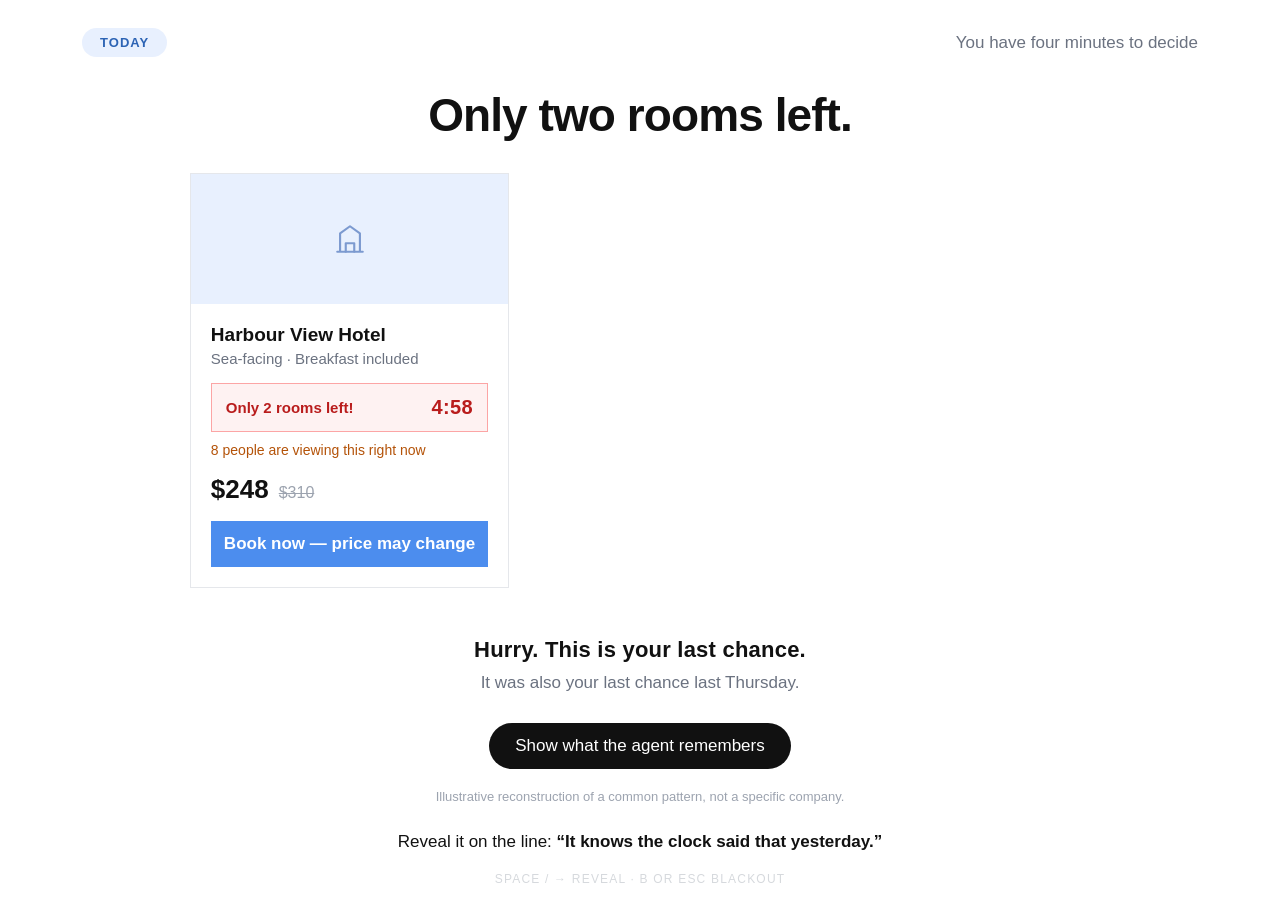
<file: demos/the-clock-lied.html>
<!DOCTYPE html>
<html lang="en">
<head>
<meta charset="utf-8">
<meta name="viewport" content="width=device-width, initial-scale=1">
<title>The clock said that yesterday — Delegation Economy</title>
<link rel="stylesheet" href="_shared.css">
<style>
  .split2 { display: grid; grid-template-columns: 1fr 1fr; gap: 46px; align-items: start; }
  @media (max-width: 880px) { .split2 { grid-template-columns: 1fr; } }

  /* ---- the fake urgency widget ---- */
  .widget {
    border: 1px solid var(--line);
    max-width: 400px;
    margin: 0 auto;
    transition: opacity 340ms ease, filter 340ms ease;
  }
  .widget.is-dim { opacity: 0.34; filter: grayscale(1); }

  .w-img {
    height: 130px; background: var(--blue-soft);
    display: flex; align-items: center; justify-content: center; color: #7C9AD0;
  }
  .w-body { padding: 20px; }
  .w-title { font-size: 19px; font-weight: 600; }
  .w-sub { font-size: 15px; color: var(--muted); margin-top: 4px; }

  .w-alert {
    margin-top: 16px; padding: 12px 14px;
    background: #FEF2F2; border: 1px solid #FCA5A5;
    display: flex; align-items: center; justify-content: space-between; gap: 12px;
  }
  .w-alert .txt { color: #B91C1C; font-weight: 600; font-size: 15px; }
  .w-alert .clock {
    color: #B91C1C; font-weight: 700; font-variant-numeric: tabular-nums;
    font-size: 20px; letter-spacing: 0.02em;
  }
  .w-watchers { margin-top: 10px; font-size: 14px; color: #B45309; }
  .w-price { margin-top: 16px; display: flex; align-items: baseline; gap: 10px; }
  .w-price .now { font-size: 26px; font-weight: 700; }
  .w-price .was { color: var(--faint); text-decoration: line-through; }
  .w-book {
    margin-top: 16px; width: 100%; padding: 13px; border: 0;
    background: var(--blue); color: #fff; font: inherit; font-size: 17px; font-weight: 600;
  }

  /* ---- the agent's memory ---- */
  .memory { opacity: 0; transition: opacity 340ms ease; }
  .memory.is-in { opacity: 1; }
  .mem-head {
    font-size: 13px; letter-spacing: 0.12em; text-transform: uppercase;
    color: var(--orange); font-weight: 600; margin-bottom: 14px;
  }
  .log {
    font-family: ui-monospace, SFMono-Regular, Menlo, monospace;
    font-size: clamp(12px, 1.35vw, 14px);
    border-top: 1px solid var(--line);
  }
  .log div {
    display: flex; justify-content: space-between; gap: 14px;
    padding: 7px 0; border-bottom: 1px solid var(--line);
    color: var(--muted);
  }
  .log div span:last-child { color: var(--orange); white-space: nowrap; }
  .log .ellipsis { justify-content: center; color: var(--faint); letter-spacing: .3em; }
</style>
</head>
<body>
<main class="stage">

  <div class="bar">
    <span class="pill is-blue" id="pill">Today</span>
    <span class="bar-note" id="barNote">You have four minutes to decide</span>
  </div>

  <h1 id="headline">Only two rooms left.</h1>

  <div class="scene">
    <div class="split2">

      <div class="widget" id="widget">
        <div class="w-img" aria-hidden="true">
          <svg width="34" height="34" viewBox="0 0 24 24" fill="none" stroke="currentColor" stroke-width="1.5" stroke-linecap="round" stroke-linejoin="round">
            <path d="M3 21h18M5 21V8l7-5 7 5v13"/><path d="M9 21v-6h6v6"/>
          </svg>
        </div>
        <div class="w-body">
          <div class="w-title">Harbour View Hotel</div>
          <div class="w-sub">Sea-facing · Breakfast included</div>

          <div class="w-alert">
            <span class="txt">Only 2 rooms left!</span>
            <span class="clock" id="clock">04:59</span>
          </div>
          <div class="w-watchers" id="watchers">8 people are viewing this right now</div>

          <div class="w-price">
            <span class="now">$248</span>
            <span class="was">$310</span>
          </div>
          <button class="w-book" type="button" tabindex="-1">Book now — price may change</button>
        </div>
      </div>

      <div class="memory" id="memory">
        <div class="mem-head">Agent memory · same page, same claim</div>
        <div class="log" id="log"></div>
        <div style="margin-top:18px;font-size:17px;color:var(--muted)">
          Sixty days observed. The room count never changed.
          The timer resets on every page load.
        </div>
      </div>

    </div>
  </div>

  <div class="verdict" id="verdict">
    <div class="line1" id="v1">Hurry. This is your last chance.</div>
    <div class="line2" id="v2">It was also your last chance last Thursday.</div>
  </div>

  <button class="reveal" id="btn">Show what the agent remembers</button>

  <p class="footnote">Illustrative reconstruction of a common pattern, not a specific company.</p>
  <p class="cue">Reveal it on the line: <b>“It knows the clock said that yesterday.”</b></p>

</main>

<script src="_stage.js"></script>
<script>
(function () {
  var el = {
    pill: document.getElementById('pill'),
    note: document.getElementById('barNote'),
    headline: document.getElementById('headline'),
    widget: document.getElementById('widget'),
    clock: document.getElementById('clock'),
    watchers: document.getElementById('watchers'),
    memory: document.getElementById('memory'),
    log: document.getElementById('log'),
    verdict: document.getElementById('verdict'),
    v1: document.getElementById('v1'),
    v2: document.getElementById('v2'),
    btn: document.getElementById('btn')
  };

  // ---- the live countdown. It is the hook: the room watches it fall. ----
  var secs = 299;
  var ticking = true;

  function paint() {
    var m = Math.floor(secs / 60), s = secs % 60;
    el.clock.textContent = m + ':' + (s < 10 ? '0' : '') + s;
  }
  paint();

  setInterval(function () {
    if (!ticking) return;
    secs--;
    // It never actually expires. That is the point.
    if (secs < 0) secs = 299;
    paint();
  }, 1000);

  // The watcher count jitters, because that is what these widgets do.
  var WATCHERS = [8, 11, 7, 9, 12, 6, 10];
  var wi = 0;
  setInterval(function () {
    if (!ticking) return;
    wi = (wi + 1) % WATCHERS.length;
    el.watchers.textContent = WATCHERS[wi] + ' people are viewing this right now';
  }, 2600);

  // ---- the agent's log ----
  var DAYS = [
    ['day 60', '2 rooms left · 04:59'],
    ['day 47', '2 rooms left · 04:59'],
    ['day 33', '2 rooms left · 04:59'],
    ['day 21', '2 rooms left · 04:59'],
    ['day 12', '2 rooms left · 04:59'],
    ['day 04', '2 rooms left · 04:59'],
    ['today',  '2 rooms left · 04:59']
  ];

  DAYS.forEach(function (d, i) {
    if (i === 3) {
      var e = document.createElement('div');
      e.className = 'ellipsis';
      e.textContent = '···';
      el.log.appendChild(e);
    }
    var row = document.createElement('div');
    row.innerHTML = '<span>' + d[0] + '</span><span>' + d[1] + '</span>';
    el.log.appendChild(row);
  });

  var state = 'today';

  function render() {
    var seen = state === 'seen';

    el.pill.textContent = seen ? 'Delegation Economy' : 'Today';
    el.pill.className = seen ? 'pill is-orange' : 'pill is-blue';
    el.note.textContent = seen ? 'The agent kept the receipts' : 'You have four minutes to decide';
    el.headline.textContent = seen ? 'The clock said that yesterday.' : 'Only two rooms left.';

    el.widget.classList.toggle('is-dim', seen);
    el.memory.classList.toggle('is-in', seen);
    ticking = !seen;   // freeze the lie once it has been caught

    el.v1.textContent = seen
      ? 'Scarcity is a design element.'
      : 'Hurry. This is your last chance.';
    el.v2.textContent = seen
      ? 'Urgency works on people who are tired. An agent is never tired, and it never forgets what you said last week.'
      : 'It was also your last chance last Thursday.';
    el.verdict.classList.toggle('is-orange', seen);

    el.btn.textContent = seen ? 'Show the clock again' : 'Show what the agent remembers';
  }

  el.btn.addEventListener('click', function () {
    state = state === 'today' ? 'seen' : 'today';
    render();
  });

  document.addEventListener('keydown', function (e) {
    if (e.key === ' ' || e.key === 'ArrowRight' || e.key === 'ArrowLeft') {
      e.preventDefault();
      el.btn.click();
    }
  });

  render();
})();
</script>
</body>
</html>
</file>
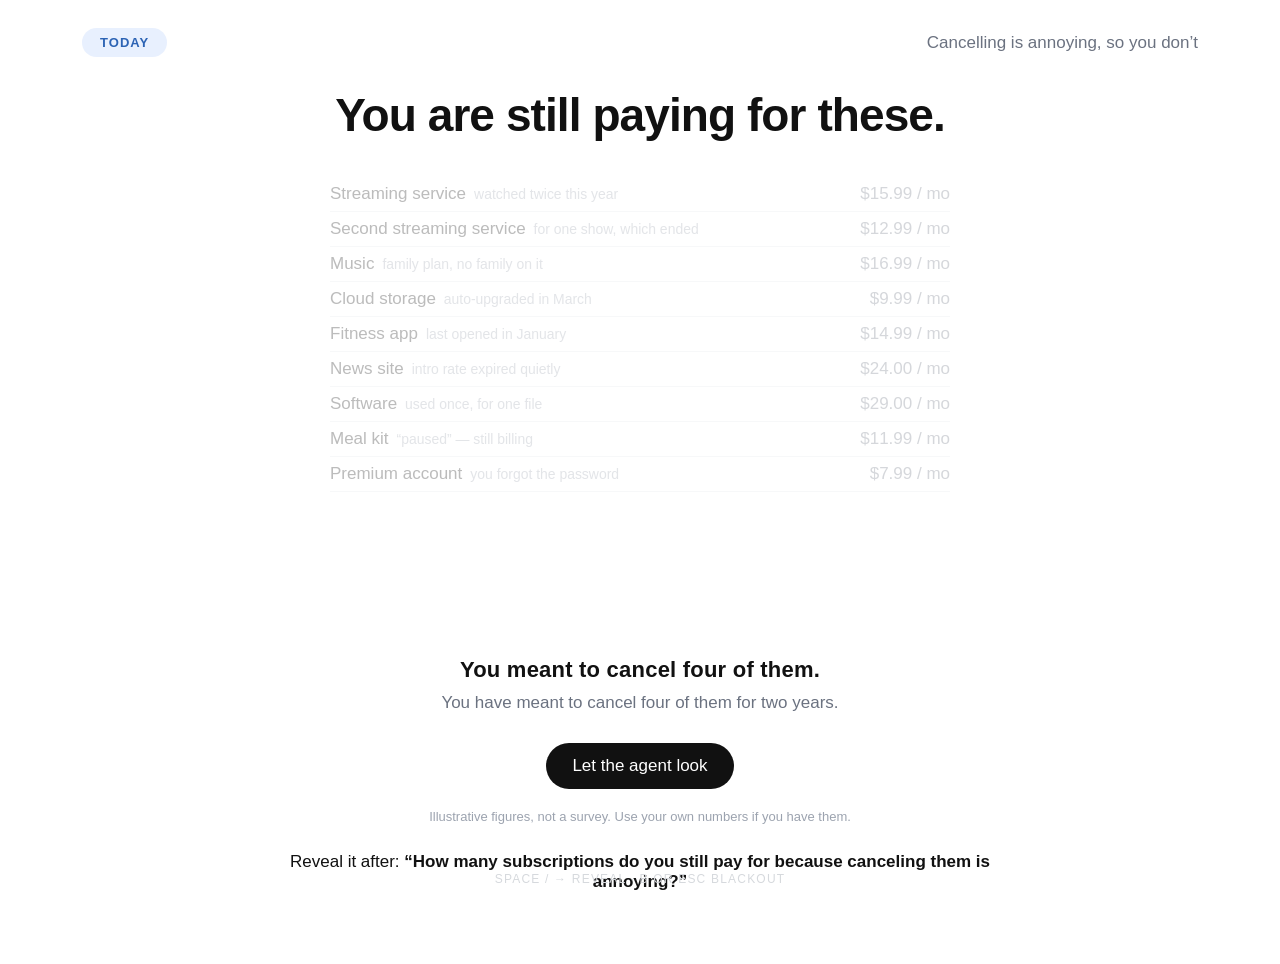
<file: demos/the-subscription-bill.html>
<!DOCTYPE html>
<html lang="en">
<head>
<meta charset="utf-8">
<meta name="viewport" content="width=device-width, initial-scale=1">
<title>What lazy loyalty costs — Delegation Economy</title>
<link rel="stylesheet" href="_shared.css">
<style>
  .ledger { max-width: 620px; margin: 0 auto; }

  /* Nine rows plus the total has to clear a 16:9 projector without scrolling,
     so the vertical rhythm here is deliberately tighter than the other aids. */
  .li {
    display: flex; align-items: baseline; justify-content: space-between;
    gap: 18px; padding: 7px 0;
    border-bottom: 1px solid var(--line);
    font-size: clamp(14px, 1.6vw, 17px);
    opacity: 0.28;
    transform: translateY(4px);
    transition: opacity 260ms ease, transform 260ms ease;
  }
  .li.is-in { opacity: 1; transform: none; }
  .li .what { color: var(--ink); }
  .li .note { color: var(--faint); font-size: 0.82em; margin-left: 8px; }
  .li .amt {
    color: var(--muted); font-variant-numeric: tabular-nums; white-space: nowrap;
  }
  .li.is-in .amt { color: var(--orange); font-weight: 600; }

  .total {
    margin-top: 20px; text-align: center;
    opacity: 0; transition: opacity 300ms ease;
  }
  .total.is-in { opacity: 1; }
  .total .label {
    font-size: 13px; letter-spacing: 0.12em; text-transform: uppercase;
    color: var(--muted); margin-bottom: 6px;
  }
  .total .big-number { color: var(--orange); font-size: clamp(40px, 7vw, 78px); }
  .total .per { margin-top: 6px; font-size: 16px; color: var(--muted); }

  /* This aid supplies its own height; the shared floor would only add slack. */
  .scene { min-height: 0; }
  .verdict { margin-top: 26px; }
</style>
</head>
<body>
<main class="stage">

  <div class="bar">
    <span class="pill is-blue" id="pill">Today</span>
    <span class="bar-note" id="barNote">Cancelling is annoying, so you don’t</span>
  </div>

  <h1 id="headline">You are still paying for these.</h1>

  <div class="scene">
    <div class="ledger" id="ledger"></div>
    <div class="total" id="total">
      <div class="label" id="totalLabel">A year of not getting around to it</div>
      <div class="big-number" id="totalNum">$0</div>
      <div class="per" id="totalPer">&nbsp;</div>
    </div>
  </div>

  <div class="verdict" id="verdict">
    <div class="line1" id="v1">You meant to cancel four of them.</div>
    <div class="line2" id="v2">You have meant to cancel four of them for two years.</div>
  </div>

  <button class="reveal" id="btn">Let the agent look</button>

  <p class="footnote">Illustrative figures, not a survey. Use your own numbers if you have them.</p>
  <p class="cue">Reveal it after: <b>“How many subscriptions do you still pay for because canceling them is annoying?”</b></p>

</main>

<script src="_stage.js"></script>
<script>
(function () {
  var ITEMS = [
    { what: 'Streaming service',        note: 'watched twice this year', m: 15.99 },
    { what: 'Second streaming service', note: 'for one show, which ended', m: 12.99 },
    { what: 'Music',                    note: 'family plan, no family on it', m: 16.99 },
    { what: 'Cloud storage',            note: 'auto-upgraded in March', m: 9.99 },
    { what: 'Fitness app',              note: 'last opened in January', m: 14.99 },
    { what: 'News site',                note: 'intro rate expired quietly', m: 24.00 },
    { what: 'Software',                 note: 'used once, for one file', m: 29.00 },
    { what: 'Meal kit',                 note: '“paused” — still billing', m: 11.99 },
    { what: 'Premium account',          note: 'you forgot the password', m: 7.99 }
  ];

  var MONTHLY = ITEMS.reduce(function (s, i) { return s + i.m; }, 0);
  var YEARLY = MONTHLY * 12;

  var ledger = document.getElementById('ledger');
  ITEMS.forEach(function (it) {
    var row = document.createElement('div');
    row.className = 'li';
    row.innerHTML =
      '<span class="what">' + it.what + '<span class="note">' + it.note + '</span></span>' +
      '<span class="amt">$' + it.m.toFixed(2) + ' / mo</span>';
    ledger.appendChild(row);
  });

  var el = {
    pill: document.getElementById('pill'),
    note: document.getElementById('barNote'),
    headline: document.getElementById('headline'),
    total: document.getElementById('total'),
    totalLabel: document.getElementById('totalLabel'),
    totalNum: document.getElementById('totalNum'),
    totalPer: document.getElementById('totalPer'),
    verdict: document.getElementById('verdict'),
    v1: document.getElementById('v1'),
    v2: document.getElementById('v2'),
    btn: document.getElementById('btn')
  };

  var rows = ledger.querySelectorAll('.li');
  var state = 'today';
  var timers = [];

  function clearTimers() { timers.forEach(clearTimeout); timers = []; }

  function countTo(target, ms) {
    var start = performance.now();
    function frame(now) {
      var p = Math.min(1, (now - start) / ms);
      var eased = 1 - Math.pow(1 - p, 3);
      el.totalNum.textContent = '$' + Math.round(target * eased).toLocaleString('en-US');
      if (p < 1) requestAnimationFrame(frame);
    }
    requestAnimationFrame(frame);
  }

  function render() {
    clearTimers();
    var found = state === 'found';

    el.pill.textContent = found ? 'Delegation Economy' : 'Today';
    el.pill.className = found ? 'pill is-orange' : 'pill is-blue';
    el.note.textContent = found ? 'The agent is not annoyed' : 'Cancelling is annoying, so you don’t';
    el.headline.textContent = found
      ? 'Your agent found them in four seconds.'
      : 'You are still paying for these.';

    el.verdict.classList.toggle('is-orange', found);
    el.btn.textContent = found ? 'Start over' : 'Let the agent look';

    if (!found) {
      rows.forEach(function (r) { r.classList.remove('is-in'); });
      el.total.classList.remove('is-in');
      el.totalNum.textContent = '$0';
      el.totalPer.innerHTML = '&nbsp;';
      el.v1.textContent = 'You meant to cancel four of them.';
      el.v2.textContent = 'You have meant to cancel four of them for two years.';
      return;
    }

    // Stagger the lines in, then slam the total. The climb is the whole effect.
    rows.forEach(function (r, i) {
      timers.push(setTimeout(function () { r.classList.add('is-in'); }, 70 * i));
    });

    timers.push(setTimeout(function () {
      el.total.classList.add('is-in');
      countTo(YEARLY, 1300);
      el.totalPer.textContent =
        '$' + MONTHLY.toFixed(2) + ' a month · ' + ITEMS.length + ' services · 0 cancelled by you';
      el.v1.textContent = 'It cancelled six before you finished breakfast.';
      el.v2.textContent = 'None of them lost you because they were worse. They lost you because you finally had help.';
    }, 70 * rows.length + 240));
  }

  el.btn.addEventListener('click', function () {
    state = state === 'today' ? 'found' : 'today';
    render();
  });

  document.addEventListener('keydown', function (e) {
    if (e.key === ' ' || e.key === 'ArrowRight' || e.key === 'ArrowLeft') {
      e.preventDefault();
      el.btn.click();
    }
  });

  render();
})();
</script>
</body>
</html>
</file>
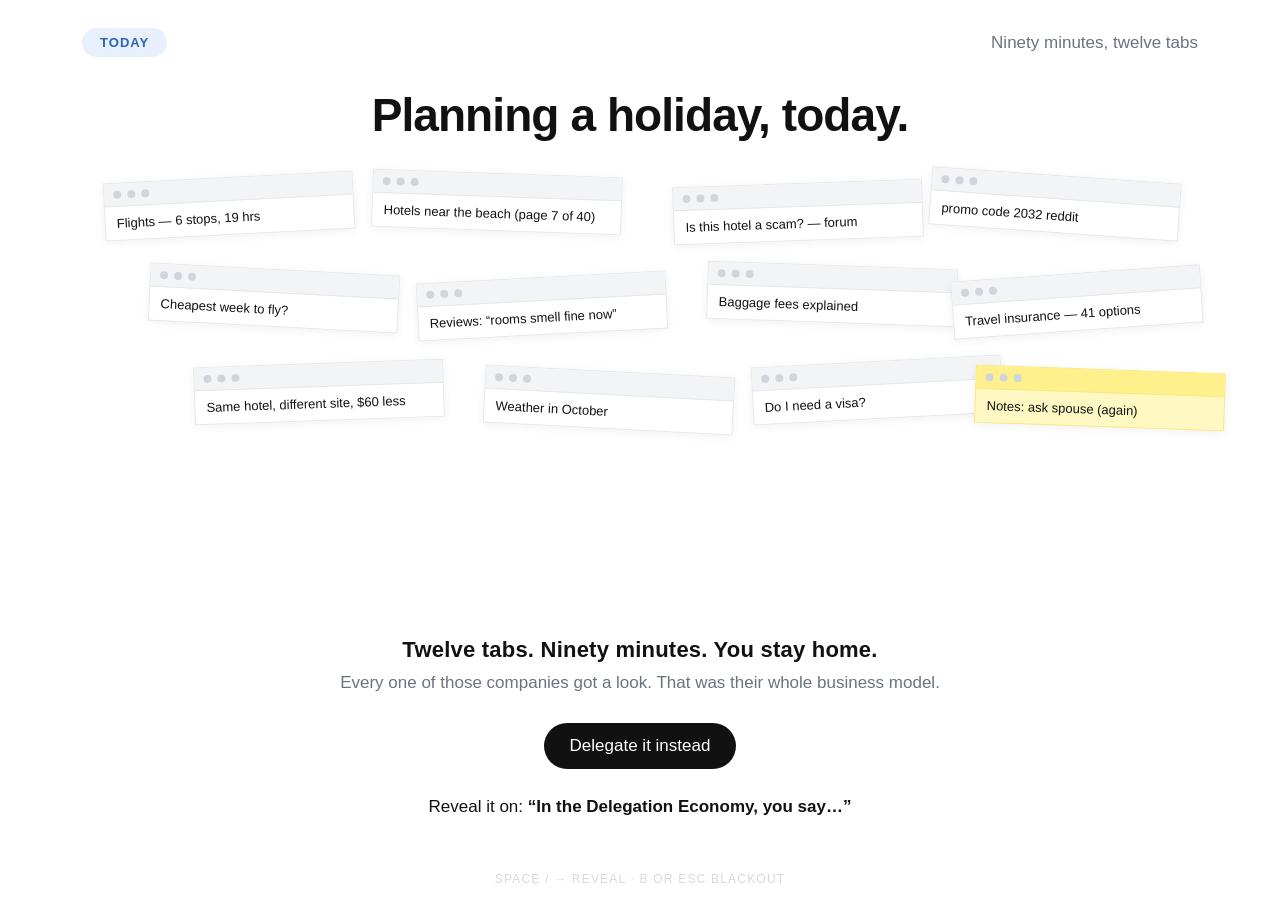
<file: demos/twelve-tabs.html>
<!DOCTYPE html>
<html lang="en">
<head>
<meta charset="utf-8">
<meta name="viewport" content="width=device-width, initial-scale=1">
<title>Twelve tabs — Delegation Economy</title>
<link rel="stylesheet" href="_shared.css">
<style>
  /* 300px, not 400 — the tabs only occupy three rows and the extra was dead
     space between the pile and the caption. */
  .board { position: relative; min-height: 300px; }

  .tabs { position: relative; height: 300px; transition: opacity 300ms ease; }
  .tabs.is-gone { opacity: 0; pointer-events: none; }

  .tab {
    position: absolute;
    width: 250px;
    background: #fff;
    border: 1px solid var(--line);
    box-shadow: 0 2px 10px rgba(0,0,0,0.06);
    font-size: 13px;
  }
  .tab .chrome {
    display: flex; align-items: center; gap: 6px;
    padding: 7px 9px; background: #F3F4F6; border-bottom: 1px solid var(--line);
  }
  .tab .chrome i {
    width: 8px; height: 8px; border-radius: 50%; background: #D1D5DB; display: block;
  }
  .tab .t {
    padding: 9px 11px;
    color: var(--ink);
    white-space: nowrap; overflow: hidden; text-overflow: ellipsis;
  }
  .tab.note { background: #FEF9C3; border-color: #FDE68A; }
  .tab.note .chrome { background: #FEF08A; border-color: #FDE68A; }

  /* ---- the one sentence ---- */
  .prompt {
    position: absolute; inset: 0;
    display: flex; flex-direction: column; align-items: center; justify-content: center;
    gap: 26px;
    opacity: 0; pointer-events: none;
    transition: opacity 340ms ease;
  }
  .prompt.is-in { opacity: 1; }

  .say {
    max-width: 700px; width: 100%;
    border: 1px solid var(--line); padding: 26px 28px;
    font-size: clamp(17px, 2.2vw, 24px); line-height: 1.45;
  }
  .say .caret { color: var(--orange); font-weight: 700; margin-right: 10px; }

  .booked {
    display: flex; align-items: center; gap: 14px;
    background: var(--orange); color: #fff;
    padding: 18px 34px;
    font-size: clamp(17px, 2vw, 22px); font-weight: 600;
    letter-spacing: 0.06em; text-transform: uppercase;
  }
  .elapsed { font-size: 16px; color: var(--muted); }
</style>
</head>
<body>
<main class="stage">

  <div class="bar">
    <span class="pill is-blue" id="pill">Today</span>
    <span class="bar-note" id="barNote">Ninety minutes, twelve tabs</span>
  </div>

  <h1 id="headline">Planning a holiday, today.</h1>

  <div class="scene">
    <div class="board">
      <div class="tabs" id="tabs"></div>

      <div class="prompt" id="prompt">
        <div class="say">
          <span class="caret">›</span>Seven days, under $3,000. No overnight flights. Good food.
          Quiet hotel. Skip anyone with terrible service. Use my points. Book it.
        </div>
        <div class="booked">
          <svg width="22" height="22" viewBox="0 0 24 24" fill="none" stroke="currentColor" stroke-width="2.4" stroke-linecap="round" stroke-linejoin="round"><path d="m5 13 4 4L19 7"/></svg>
          Booked
        </div>
        <div class="elapsed">One sentence · forty seconds · one company gets paid</div>
      </div>
    </div>
  </div>

  <div class="verdict" id="verdict">
    <div class="line1" id="v1">Twelve tabs. Ninety minutes. You stay home.</div>
    <div class="line2" id="v2">Every one of those companies got a look. That was their whole business model.</div>
  </div>

  <button class="reveal" id="btn">Delegate it instead</button>

  <p class="cue">Reveal it on: <b>“In the Delegation Economy, you say…”</b></p>

</main>

<script src="_stage.js"></script>
<script>
(function () {
  // title, x%, y(px), rotation
  var TABS = [
    ['Flights — 6 stops, 19 hrs',            2,   4,  -3],
    ['Hotels near the beach (page 7 of 40)', 26,  0,   2],
    ['Is this hotel a scam? — forum',        53,  10, -2],
    ['promo code 2032 reddit',               76,  2,   4],
    ['Cheapest week to fly?',                6,   96,  3],
    ['Reviews: “rooms smell fine now”',      30,  104, -3],
    ['Baggage fees explained',               56,  92,  2],
    ['Travel insurance — 41 options',        78,  100, -4],
    ['Same hotel, different site, $60 less', 10,  190, -2],
    ['Weather in October',                   36,  198, 3],
    ['Do I need a visa?',                    60,  188, -3],
    ['Notes: ask spouse (again)',            80,  196, 2, true]
  ];

  var wrap = document.getElementById('tabs');
  TABS.forEach(function (t) {
    var d = document.createElement('div');
    d.className = 'tab' + (t[4] ? ' note' : '');
    d.style.left = t[1] + '%';
    d.style.top = t[2] + 'px';
    d.style.transform = 'rotate(' + t[3] + 'deg)';
    d.innerHTML = '<div class="chrome"><i></i><i></i><i></i></div><div class="t">' + t[0] + '</div>';
    wrap.appendChild(d);
  });

  var el = {
    pill: document.getElementById('pill'),
    note: document.getElementById('barNote'),
    headline: document.getElementById('headline'),
    tabs: wrap,
    prompt: document.getElementById('prompt'),
    verdict: document.getElementById('verdict'),
    v1: document.getElementById('v1'),
    v2: document.getElementById('v2'),
    btn: document.getElementById('btn')
  };

  var state = 'today';

  function render() {
    var delegated = state === 'delegated';

    el.pill.textContent = delegated ? 'Delegation Economy' : 'Today';
    el.pill.className = delegated ? 'pill is-orange' : 'pill is-blue';
    el.note.textContent = delegated ? 'One instruction, then silence' : 'Ninety minutes, twelve tabs';
    el.headline.textContent = delegated ? 'Planning a holiday, soon.' : 'Planning a holiday, today.';

    el.tabs.classList.toggle('is-gone', delegated);
    el.prompt.classList.toggle('is-in', delegated);

    el.v1.textContent = delegated
      ? 'Eleven companies were compared. None of them were seen.'
      : 'Twelve tabs. Ninety minutes. You stay home.';
    el.v2.textContent = delegated
      ? 'No abandoned cart. No failed advertisement. No angry customer. They simply stopped being chosen.'
      : 'Every one of those companies got a look. That was their whole business model.';
    el.verdict.classList.toggle('is-orange', delegated);

    el.btn.textContent = delegated ? 'Show the tabs again' : 'Delegate it instead';
  }

  el.btn.addEventListener('click', function () {
    state = state === 'today' ? 'delegated' : 'today';
    render();
  });

  document.addEventListener('keydown', function (e) {
    if (e.key === ' ' || e.key === 'ArrowRight' || e.key === 'ArrowLeft') {
      e.preventDefault();
      el.btn.click();
    }
  });

  render();
})();
</script>
</body>
</html>
</file>
<file: deck.css>
:root {
  --bg: #0a0a0b;
  --surface: #121214;
  --fg: #f4f4f5;
  --muted: #a1a1aa;
  --subtle: #71717a;
  --border: color-mix(in oklab, #f4f4f5 12%, transparent);
  --border-strong: color-mix(in oklab, #f4f4f5 22%, transparent);
  --accent-fg: #0a0a0b;
  --ease: cubic-bezier(0.22, 1, 0.36, 1);
}
* { box-sizing: border-box; }
html, body {
  margin: 0;
  height: 100%;
  background: var(--bg);
  color: var(--fg);
  font-family: "IBM Plex Sans", system-ui, sans-serif;
  -webkit-font-smoothing: antialiased;
}
button:not(:disabled), [role="button"]:not(:disabled) { cursor: pointer; }
h1, h2, h3 { text-wrap: balance; }
p { text-wrap: pretty; }
.grid {
  pointer-events: none;
  position: absolute;
  inset: 0;
  opacity: 0.035;
  background-image:
    linear-gradient(var(--fg) 1px, transparent 1px),
    linear-gradient(90deg, var(--fg) 1px, transparent 1px);
  background-size: 56px 56px;
}
.deck {
  position: relative;
  display: flex;
  flex-direction: column;
  height: 100dvh;
  overflow: hidden;
}
header.top {
  display: flex;
  justify-content: space-between;
  align-items: center;
  padding: 1.25rem 1.25rem 0.5rem;
}
@media (min-width: 768px) { header.top { padding: 2rem 2.5rem 0.5rem; } }
.brand, .count {
  font-family: "IBM Plex Mono", ui-monospace, monospace;
  font-size: 0.7rem;
  letter-spacing: 0.16em;
  text-transform: uppercase;
  color: var(--subtle);
  text-decoration: none;
}
.bar { height: 1px; background: var(--border); }
.bar > span {
  display: block;
  height: 1px;
  background: var(--fg);
  width: 16.66%;
  transition: width 300ms var(--ease);
}
.stage {
  flex: 1;
  min-height: 0;
  overflow-y: auto;
  display: flex;
  flex-direction: column;
  justify-content: center;
  padding: 2rem 1.25rem;
}
@media (min-width: 768px) { .stage { padding: 2rem 4rem; } }
@media (min-width: 1024px) { .stage { padding: 2rem 6rem; } }
.inner { width: 100%; max-width: 64rem; margin: 0 auto; }
.kicker {
  margin: 0 0 1.25rem;
  font-family: "IBM Plex Mono", ui-monospace, monospace;
  font-size: 0.72rem;
  font-weight: 500;
  letter-spacing: 0.18em;
  text-transform: uppercase;
  color: var(--subtle);
}
h1, h2.display {
  margin: 0;
  max-width: 16ch;
  font-family: "Instrument Serif", "Times New Roman", serif;
  font-weight: 400;
  line-height: 1.08;
  letter-spacing: -0.03em;
  font-size: clamp(2.2rem, 6vw, 4.5rem);
}
h2.mid {
  margin: 0;
  max-width: 18ch;
  font-family: "Instrument Serif", "Times New Roman", serif;
  font-weight: 400;
  line-height: 1.12;
  letter-spacing: -0.025em;
  font-size: clamp(1.85rem, 4.2vw, 3rem);
}
.italic { font-style: italic; color: var(--muted); }
.lede {
  margin: 2rem 0 0;
  max-width: 40ch;
  font-size: clamp(1.05rem, 2vw, 1.25rem);
  line-height: 1.55;
  color: var(--muted);
}
.giant {
  margin: 0;
  font-family: "Instrument Serif", "Times New Roman", serif;
  font-size: clamp(4.5rem, 10vw, 8rem);
  line-height: 1;
  letter-spacing: -0.04em;
}
.cards {
  display: grid;
  gap: 1rem;
  margin-top: 2.5rem;
}
@media (min-width: 640px) { .cards.two { grid-template-columns: 1fr 1fr; } }
.card {
  border: 1px solid var(--border);
  background: var(--surface);
  border-radius: 16px;
  padding: 1.25rem 1.35rem;
}
.card h3 {
  margin: 0 0 0.5rem;
  font-size: 1.05rem;
  font-weight: 500;
  letter-spacing: -0.01em;
}
.card p { margin: 0; font-size: 0.95rem; line-height: 1.55; color: var(--muted); }
footer.nav {
  display: flex;
  align-items: center;
  justify-content: space-between;
  gap: 0.75rem;
  padding: 0 1rem max(1.25rem, env(safe-area-inset-bottom));
}
@media (min-width: 768px) { footer.nav { padding: 0 2.5rem max(1.25rem, env(safe-area-inset-bottom)); } }
.nav-btn {
  display: inline-flex;
  align-items: center;
  justify-content: center;
  width: 44px;
  height: 44px;
  border: 1px solid var(--border);
  background: var(--surface);
  color: var(--fg);
  border-radius: 6px;
}
.nav-btn:hover { border-color: var(--border-strong); }
.nav-btn:active { transform: scale(0.96); }
.nav-btn:disabled { opacity: 0.3; }
.dots { display: flex; gap: 0.5rem; align-items: center; }
.dot {
  width: 8px;
  height: 8px;
  border: 0;
  padding: 0;
  border-radius: 999px;
  background: var(--subtle);
}
.dot.on { width: 24px; background: var(--fg); }
.hint {
  position: absolute;
  right: 1.5rem;
  bottom: 5rem;
  margin: 0;
  font-family: "IBM Plex Mono", ui-monospace, monospace;
  font-size: 0.65rem;
  letter-spacing: 0.12em;
  color: var(--subtle);
  display: none;
}
@media (min-width: 768px) { .hint { display: block; } }
.slide { display: none; animation: in 420ms var(--ease) both; }
.slide.on { display: block; }
@keyframes in {
  from { opacity: 0; transform: translateY(10px); filter: blur(2px); }
  to { opacity: 1; transform: none; filter: none; }
}
@media (prefers-reduced-motion: reduce) {
  .slide, .bar > span { animation: none; transition: none; }
}
form.capture { margin-top: 2rem; max-width: 28rem; }
form.capture label {
  display: block;
  font-size: 0.85rem;
  font-weight: 500;
  margin-bottom: 0.5rem;
  color: var(--muted);
}
.row { display: flex; flex-wrap: wrap; gap: 0.6rem; }
input[type=email] {
  flex: 1 1 12rem;
  min-height: 44px;
  padding: 0.75rem 0.9rem;
  border: 1px solid var(--border);
  background: var(--surface);
  color: var(--fg);
  font: inherit;
  border-radius: 6px;
}
input[type=email]:focus { outline: 1px solid var(--fg); }
button.go {
  min-height: 44px;
  padding: 0 1.1rem;
  border: 0;
  border-radius: 6px;
  background: var(--fg);
  color: var(--accent-fg);
  font: inherit;
  font-size: 0.9rem;
  font-weight: 500;
}
.note { margin-top: 0.7rem; font-size: 0.8rem; color: var(--subtle); }
.status { margin-top: 0.7rem; font-size: 0.9rem; min-height: 1.3em; }
.status.ok { color: #86efac; }
.status.warn { color: #fca5a5; }
.extra { margin-top: 1.5rem; font-size: 0.95rem; }
.extra a { color: var(--fg); }

.top-right { display: flex; align-items: center; gap: 1rem; }
.present {
  min-height: 44px;
  border: 0;
  background: transparent;
  color: var(--subtle);
  font-family: "IBM Plex Mono", ui-monospace, monospace;
  font-size: 0.7rem;
  letter-spacing: 0.16em;
  text-transform: uppercase;
}
.present.on { color: var(--fg); }
body.presenting .hide-present { display: none; }
body.presenting .present-only { display: block; }
.present-only { display: none; }

.aid { max-width: 40rem; }
.aid-bar {
  display: flex;
  justify-content: space-between;
  gap: 1rem;
  align-items: center;
  margin-bottom: 1rem;
}
.pill {
  font-family: "IBM Plex Mono", ui-monospace, monospace;
  font-size: 0.68rem;
  letter-spacing: 0.16em;
  text-transform: uppercase;
  border: 1px solid var(--border);
  padding: 0.3rem 0.55rem;
  color: var(--muted);
}
.aid.on .pill {
  background: var(--fg);
  color: var(--accent-fg);
  border-color: var(--fg);
}
.aid-note { font-size: 0.8rem; color: var(--subtle); text-align: right; }
.aid-title {
  margin: 0 0 1.1rem;
  font-family: "Instrument Serif", "Times New Roman", serif;
  font-size: clamp(1.4rem, 3vw, 2rem);
  font-weight: 400;
  letter-spacing: -0.02em;
  line-height: 1.15;
  max-width: none;
}
.verdict { margin: 1rem 0 0; font-size: 0.98rem; }
button.flip {
  display: block;
  margin-top: 1.25rem;
  min-height: 44px;
  padding: 0 1.2rem;
  border: 0;
  background: var(--fg);
  color: var(--accent-fg);
  font: inherit;
  font-size: 0.9rem;
  font-weight: 500;
}
button.flip:active { transform: scale(0.96); }

.tabs-scene { position: relative; min-height: 11rem; }
.tabs-pile, .tabs-next { transition: opacity 220ms var(--ease); }
.tabs-next { display: none; }
.aid.on .tabs-pile { display: none; }
.aid.on .tabs-next { display: block; }
.tabs-pile {
  display: grid;
  grid-template-columns: 1fr 1fr;
  gap: 0.4rem;
}
.tabs-pile span {
  border: 1px solid var(--border);
  background: var(--surface);
  font-size: 0.72rem;
  padding: 0.45rem 0.55rem;
  overflow: hidden;
  text-overflow: ellipsis;
  white-space: nowrap;
}
.tabs-pile span.hot { border-color: var(--border-strong); }
.cmd {
  margin: 0;
  border: 1px solid var(--border);
  background: var(--surface);
  padding: 1rem 1.1rem;
  line-height: 1.5;
  font-size: 0.95rem;
}
.cmd span { margin-right: 0.4rem; }
.stamp {
  display: inline-block;
  margin-top: 0.9rem;
  background: var(--fg);
  color: var(--accent-fg);
  font-family: "IBM Plex Mono", ui-monospace, monospace;
  font-size: 0.7rem;
  letter-spacing: 0.16em;
  text-transform: uppercase;
  padding: 0.45rem 0.8rem;
}

.ledger {
  border: 1px solid var(--border);
  background: var(--surface);
}
.ledger .row {
  display: flex;
  justify-content: space-between;
  gap: 1rem;
  padding: 0.4rem 0.85rem;
  font-size: 0.85rem;
  border-bottom: 1px solid var(--border);
}
.ledger .row:last-child { border-bottom: 0; }
.ledger .row.waste { color: var(--subtle); }
.aid.on .ledger .row.waste { text-decoration: line-through; opacity: 0.45; }
.aid.on .ledger .row.keep { background: color-mix(in oklab, #f4f4f5 8%, transparent); color: var(--fg); }
.ledger .row.total {
  background: var(--fg);
  color: var(--accent-fg);
  font-weight: 500;
}

.offer, .agent-log { max-width: 22rem; }
.agent-log { display: none; }
.aid.on .offer { display: none; }
.aid.on .agent-log { display: block; }
.offer {
  border: 1px solid #ff3b30;
  background: #140807;
  padding: 1.5rem 1.25rem 1.35rem;
  text-align: center;
}
.offer-kicker {
  font-family: "IBM Plex Mono", ui-monospace, monospace;
  font-size: 0.68rem;
  letter-spacing: 0.16em;
  text-transform: uppercase;
  color: #ff3b30;
}
.offer-name { margin-top: 0.4rem; font-size: 1.15rem; }
.offer-price { margin-top: 0.6rem; font-size: 2.4rem; letter-spacing: -0.03em; }
.offer-was { color: var(--subtle); text-decoration: line-through; font-size: 0.85rem; }
.clock { display: flex; justify-content: center; gap: 0.45rem; margin: 1rem 0; }
.clock div {
  min-width: 3.4rem;
  background: var(--fg);
  color: var(--accent-fg);
  padding: 0.4rem 0.3rem;
}
.clock b { display: block; font-size: 1.35rem; font-variant-numeric: tabular-nums; }
.clock i {
  display: block;
  font-style: normal;
  font-size: 0.6rem;
  letter-spacing: 0.12em;
  text-transform: uppercase;
  opacity: 0.6;
}
.offer-cta {
  display: inline-block;
  background: #ff3b30;
  color: #fff;
  padding: 0.55rem 1rem;
  font-size: 0.85rem;
  font-weight: 500;
}
.agent-log {
  border: 1px solid var(--border);
  background: #000;
  font-family: "IBM Plex Mono", ui-monospace, monospace;
  font-size: 0.78rem;
  line-height: 1.55;
  padding: 0 0 0.8rem;
}
.log-head {
  border-bottom: 1px solid var(--border);
  padding: 0.55rem 0.9rem;
  color: var(--subtle);
  letter-spacing: 0.12em;
  text-transform: uppercase;
  font-size: 0.65rem;
}
.agent-log p { margin: 0; padding: 0 0.9rem; }
.agent-log p.dim { color: var(--subtle); padding-top: 0.7rem; }
.agent-log p.flag { color: #ff3b30; }

.blackout {
  position: fixed;
  inset: 0;
  background: #000;
  z-index: 50;
  display: flex;
  align-items: flex-end;
  justify-content: center;
  padding-bottom: 2.5rem;
}
.blackout[hidden] { display: none; }
.blackout span {
  font-family: "IBM Plex Mono", ui-monospace, monospace;
  font-size: 0.7rem;
  letter-spacing: 0.16em;
  text-transform: uppercase;
  color: var(--subtle);
}

@media (max-width: 639px) {
  .tabs-pile { grid-template-columns: 1fr; }
  .tabs-pile span:nth-child(n+7) { display: none; }
}

.before { display: block; }
.after { display: none; }
.aid.on .before { display: none; }
.aid.on .after { display: block; }
.agent-log.shown { display: block; }

.steps { border: 1px solid var(--border); background: var(--surface); }
.step {
  display: flex;
  align-items: center;
  gap: 0.75rem;
  padding: 0.45rem 0.85rem;
  font-size: 0.88rem;
  border-bottom: 1px solid var(--border);
}
.step:last-child { border-bottom: 0; }
.step span {
  display: inline-flex;
  align-items: center;
  justify-content: center;
  width: 1.4rem;
  height: 1.4rem;
  border: 1px solid var(--border);
  font-size: 0.7rem;
  flex-shrink: 0;
}
.step i { margin-left: auto; font-style: normal; color: var(--subtle); font-size: 0.75rem; }
.step.quit { background: #140807; color: #ff3b30; }

.compare { display: grid; gap: 0.7rem; }
@media (min-width: 640px) { .compare { grid-template-columns: 1fr 1fr 1fr; } }
.compare .card { padding: 1rem; }
.compare .price { font-size: 1.4rem; color: var(--fg); margin: 0.3rem 0; }

.browser { border: 1px solid var(--border); background: var(--surface); overflow: hidden; }
.chrome {
  display: flex;
  align-items: center;
  gap: 0.35rem;
  padding: 0.45rem 0.7rem;
  border-bottom: 1px solid var(--border);
  font-size: 0.72rem;
  color: var(--subtle);
}
.chrome i { width: 0.45rem; height: 0.45rem; border-radius: 99px; background: var(--border-strong); }
.chrome span {
  margin-left: 0.4rem;
  flex: 1;
  border: 1px solid var(--border);
  padding: 0.15rem 0.5rem;
}
.hero {
  display: flex;
  align-items: center;
  justify-content: center;
  height: 5rem;
  font-size: 1.15rem;
  letter-spacing: -0.02em;
}
.tiles { display: grid; grid-template-columns: 1fr 1fr; gap: 0.5rem; padding: 0.7rem; }
.tiles div { background: var(--bg); padding: 0.6rem; font-size: 0.8rem; color: var(--muted); }
.tiles b { display: block; color: var(--fg); margin-bottom: 0.2rem; }

.brand-card { border: 1px solid var(--border); background: var(--surface); }
.mark {
  display: flex;
  align-items: center;
  justify-content: center;
  height: 5rem;
  background: var(--fg);
  color: var(--accent-fg);
  letter-spacing: 0.12em;
  font-size: 0.95rem;
}
.story { padding: 1rem 1.1rem 1.2rem; }
.story b { display: block; font-size: 0.72rem; letter-spacing: 0.16em; text-transform: uppercase; color: var(--subtle); margin-bottom: 0.5rem; }
.story p { margin: 0 0 0.6rem; }
.agent-log pre { margin: 0; padding: 0.7rem 0.9rem; font: inherit; color: var(--fg); }
</file>
<file: demos/_shared.css>
/* Delegation Economy — shared stage-demo styling.
   Loaded by each standalone demo. Kept in one file so the three stay visually identical. */

:root {
  --ink: #111111;
  --muted: #6B7280;
  --faint: #9CA3AF;
  --orange: #CE521C;
  --orange-soft: #FBE9E1;
  --blue: #4C8DEE;
  --blue-soft: #E8F0FE;
  --bg: #FFFFFF;
  --line: #E5E7EB;
}

* { box-sizing: border-box; }

html, body {
  margin: 0;
  padding: 0;
  background: var(--bg);
  color: var(--ink);
  font-family: "Inter", -apple-system, BlinkMacSystemFont, "Helvetica Neue", Arial, sans-serif;
  -webkit-font-smoothing: antialiased;
}

.stage {
  max-width: 1180px;
  margin: 0 auto;
  /* Bottom padding reserves room for .stage-hint so the reveal button never
     lands on top of it on a 16:9 projector. */
  padding: 28px 32px 72px;
}

/* ---- header row: state pill + state caption ---- */

.bar {
  display: flex;
  align-items: center;
  justify-content: space-between;
  gap: 24px;
  margin-bottom: 34px;
}

.pill {
  display: inline-block;
  padding: 7px 18px;
  border-radius: 999px;
  font-size: 13px;
  font-weight: 600;
  letter-spacing: 0.08em;
  text-transform: uppercase;
  color: #fff;
  background: var(--blue);
  transition: background 340ms ease;
}

.pill.is-blue  { background: var(--blue-soft); color: #2C63B4; }
.pill.is-orange{ background: var(--orange);    color: #fff; }

.bar-note {
  font-size: 17px;
  color: var(--muted);
  text-align: right;
}

/* ---- headline ---- */

h1 {
  margin: 0 0 32px;
  text-align: center;
  font-size: clamp(28px, 4.2vw, 46px);
  font-weight: 700;
  letter-spacing: -0.02em;
  line-height: 1.08;
}

/* ---- the scene ---- */

.scene {
  position: relative;
  min-height: 420px;
}

.actor { text-align: center; }

.actor .icon { color: var(--faint); transition: color 340ms ease; }
.actor .name {
  margin-top: 10px;
  font-size: 17px;
  font-weight: 600;
  letter-spacing: 0.06em;
  text-transform: uppercase;
  color: var(--muted);
  transition: color 340ms ease;
}
.actor .sub {
  margin-top: 6px;
  font-size: 16px;
  color: var(--faint);
  line-height: 1.4;
}

.actor.is-live .icon,
.actor.is-live .name { color: var(--orange); }
.actor.is-live .sub  { color: var(--muted); }

.actor.is-dim { opacity: 0.32; }

/* dots between actors */
.dots { display: flex; gap: 9px; align-items: center; justify-content: center; }
.dots i {
  width: 11px; height: 11px; border-radius: 50%;
  background: #C9CDD3; display: block;
}

/* ---- captions under the scene ---- */

.verdict {
  margin-top: 44px;
  text-align: center;
}
.verdict .line1 {
  font-size: clamp(17px, 2.1vw, 22px);
  font-weight: 600;
  letter-spacing: 0.01em;
}
.verdict .line2 {
  margin-top: 10px;
  font-size: 17px;
  color: var(--muted);
}
.verdict.is-orange .line1 { color: var(--orange); }

/* ---- reveal button ---- */

.reveal {
  display: block;
  margin: 30px auto 0;
  padding: 13px 26px;
  border: 0;
  border-radius: 999px;
  background: #111;
  color: #fff;
  font: inherit;
  font-size: 17px;
  cursor: pointer;
  transition: transform 120ms ease, background 200ms ease;
}
.reveal:hover  { background: #000; }
.reveal:active { transform: translateY(1px); }
.reveal:focus-visible { outline: 3px solid var(--blue); outline-offset: 3px; }

/* ---- presenter note (hidden in embed mode) ---- */

.cue {
  margin: 28px auto 0;
  max-width: 760px;
  text-align: center;
  font-size: 17px;
  color: var(--ink);
}
.cue b { font-weight: 600; }

body.embed .cue { display: none; }
body.embed .stage { padding: 24px 20px 32px; }
body.embed h1 { font-size: clamp(22px, 3vw, 32px); margin-bottom: 34px; }
body.embed .scene { min-height: 340px; }
body.embed .bar-note { font-size: 15px; }

/* ---- blackout: the speaker takes the room back ---- */

.blackout {
  position: fixed; inset: 0; z-index: 999;
  background: #000;
  opacity: 0; pointer-events: none;
  transition: opacity 160ms ease;
  display: flex; align-items: flex-end; justify-content: center;
  padding-bottom: 40px;
}
.blackout.is-on { opacity: 1; pointer-events: auto; cursor: pointer; }
.blackout span {
  color: #2A2A2A; font-size: 13px; letter-spacing: 0.14em; text-transform: uppercase;
}

/* Fades itself out after a few seconds. It is a reminder for the speaker
   before they start, not decoration for the audience to read all talk. */
.stage-hint {
  position: fixed; left: 0; right: 0; bottom: 14px;
  text-align: center;
  font-size: 12px; letter-spacing: 0.1em; text-transform: uppercase;
  color: #D6D9DD;
  pointer-events: none;
  opacity: 1;
  transition: opacity 700ms ease;
}
.stage-hint.is-gone { opacity: 0; }

/* ---- utilities used by the newer aids ---- */

.big-number {
  font-size: clamp(46px, 9vw, 108px);
  font-weight: 700;
  letter-spacing: -0.04em;
  line-height: 1;
  font-variant-numeric: tabular-nums;
}

.footnote {
  margin-top: 20px;
  text-align: center;
  font-size: 13px;
  color: var(--faint);
}

@media (prefers-reduced-motion: reduce) {
  * { transition: none !important; }
}
</file>
